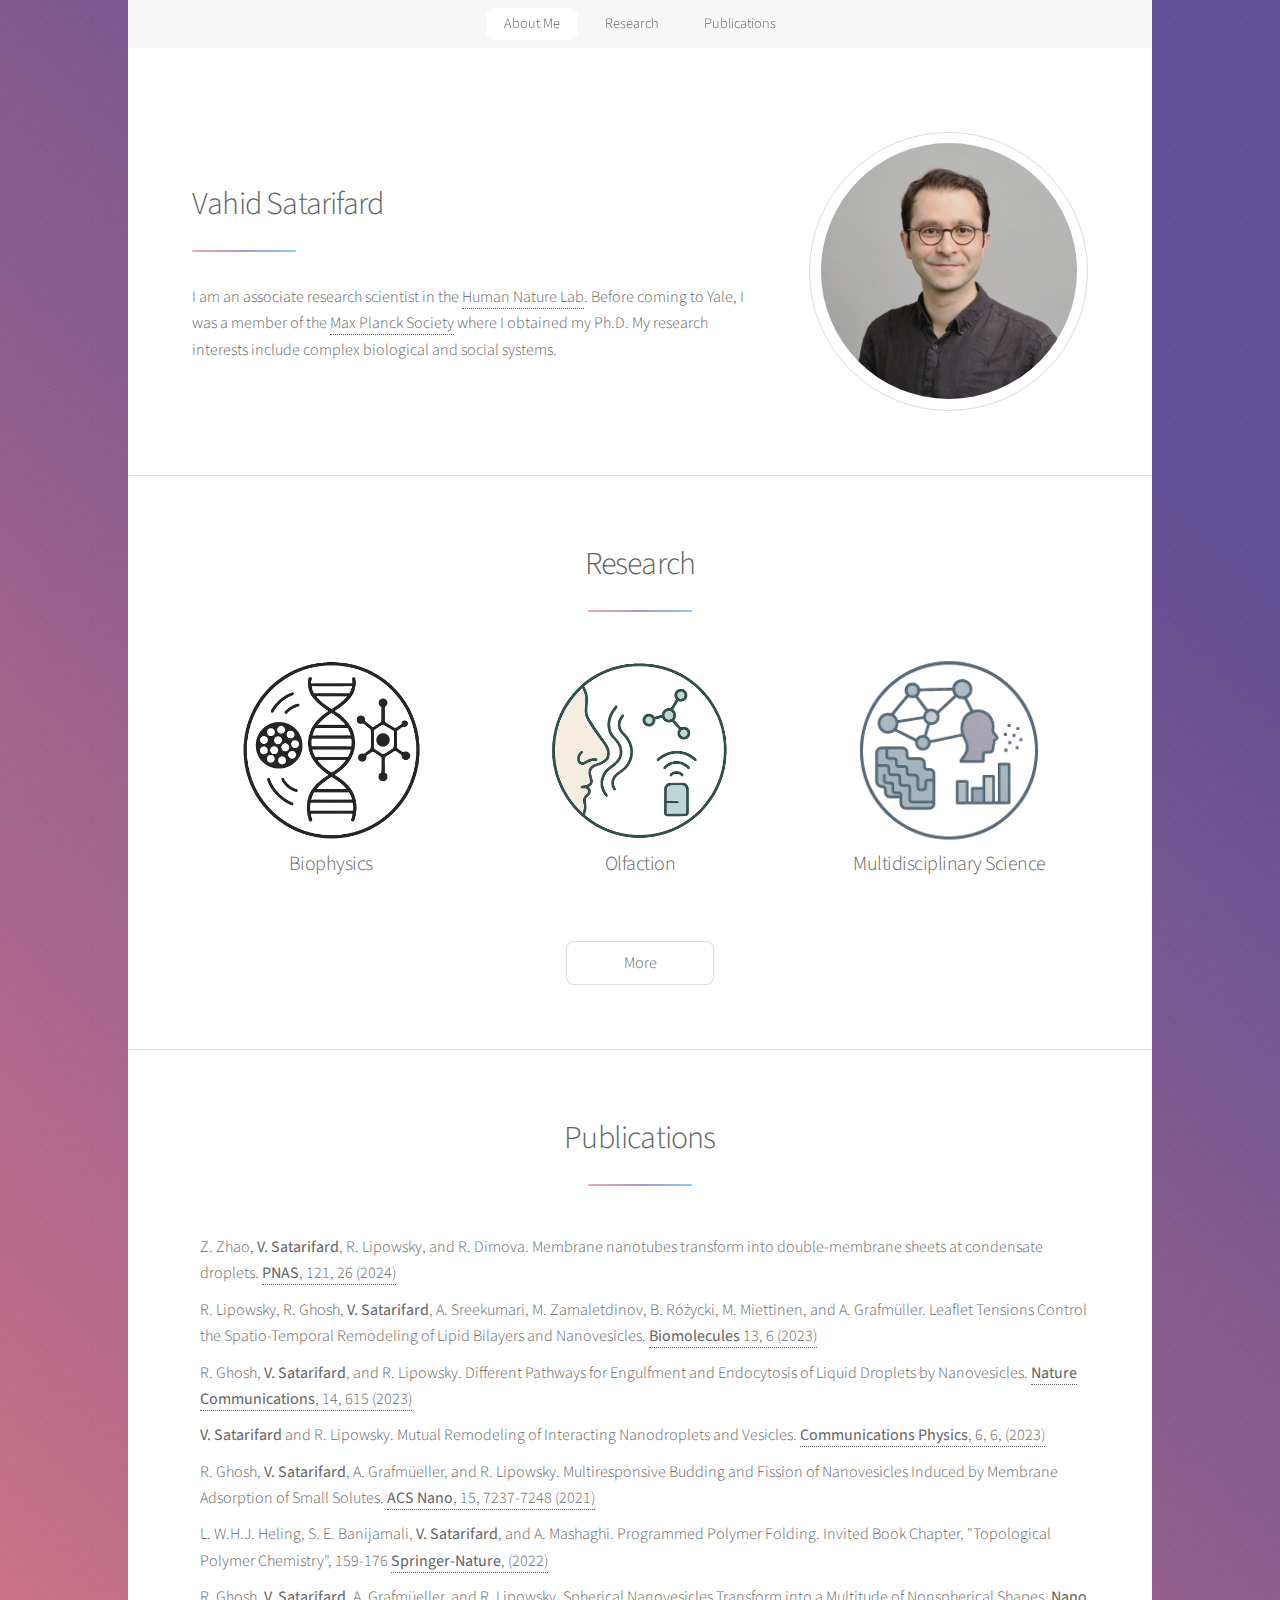
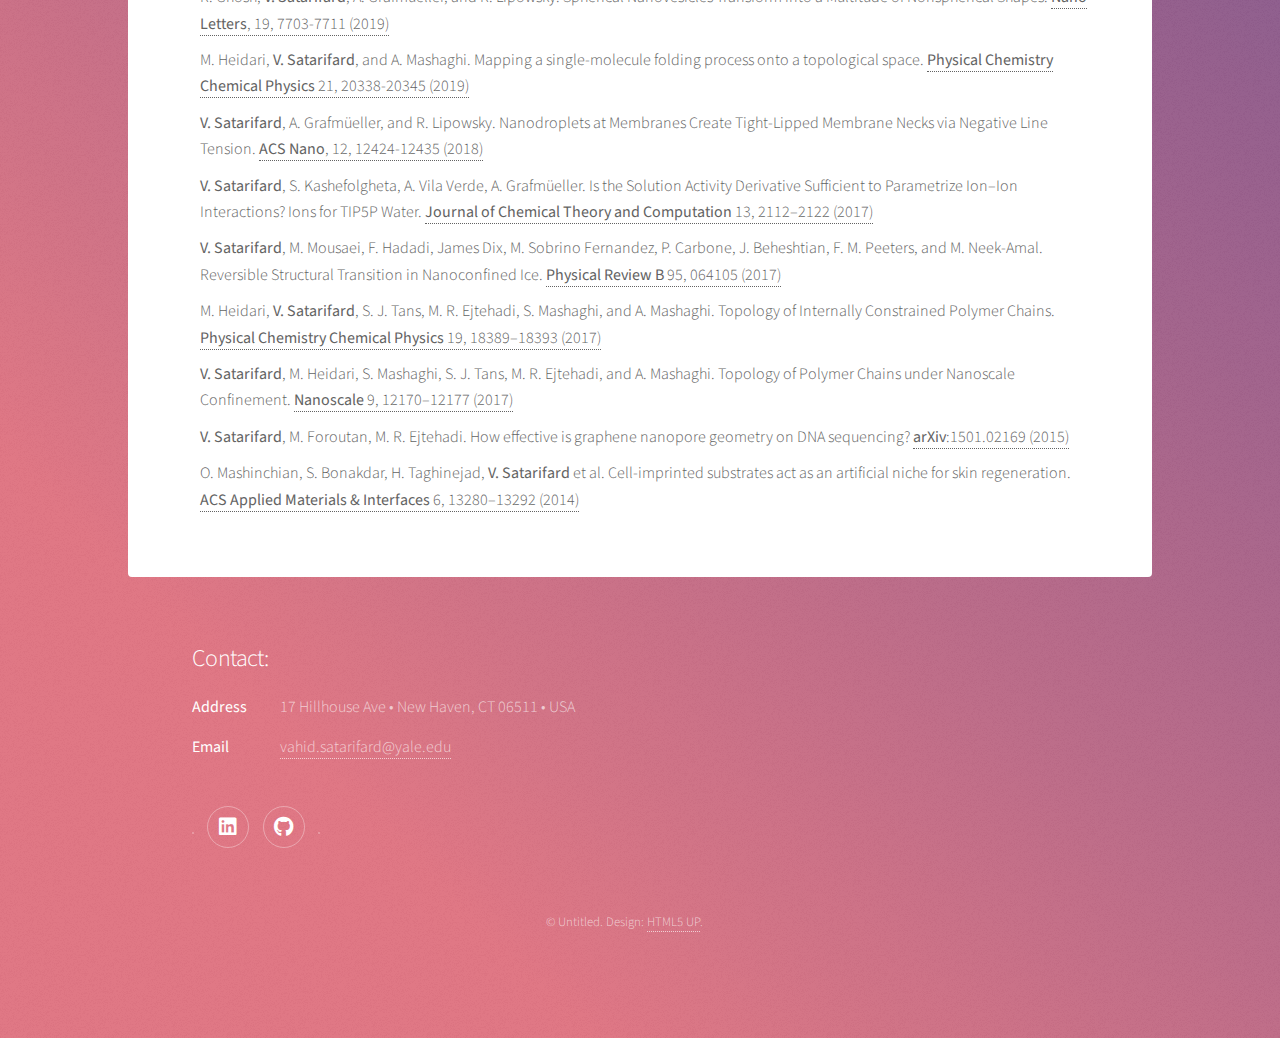
<file: index.html>
<!DOCTYPE HTML>
<!--
	Stellar by HTML5 UP
	html5up.net | @ajlkn
	Free for personal and commercial use under the CCA 3.0 license (html5up.net/license)
-->
<html>
	<head>
		<title>Satarifard</title>
		<meta charset="utf-8" />
		<meta name="viewport" content="width=device-width, initial-scale=1, user-scalable=no" />
		<link rel="stylesheet" href="assets/css/main.css" />

		<link rel="stylesheet" href="https://cdnjs.cloudflare.com/ajax/libs/font-awesome/6.5.1/css/all.min.css" crossorigin="anonymous" referrerpolicy="no-referrer" />
		<link rel="stylesheet" href="https://cdnjs.cloudflare.com/ajax/libs/font-awesome/5.15.4/css/all.min.css" crossorigin="anonymous" referrerpolicy="no-referrer" />
		<link rel="stylesheet" href="https://cdnjs.cloudflare.com/ajax/libs/font-awesome/6.5.1/css/all.min.css" crossorigin="anonymous" referrerpolicy="no-referrer" />

		<noscript><link rel="stylesheet" href="assets/css/noscript.css" /></noscript>
	</head>
	<body class="is-preload">

		<!-- Wrapper -->
			<div id="wrapper">


				<!-- Nav -->
					<nav id="nav">
						<ul>
							<li><a href="#intro" class="active">About Me</a></li>
							<li><a href="#first">Research</a></li>
							<li><a href="#second">Publications</a></li>
						</ul>
					</nav>

				<!-- Main -->
					<div id="main">

						<!-- About Me -->
							<section id="intro" class="main">
								<div class="spotlight">
									<div class="content">
										<header class="major">
											<h2>Vahid Satarifard</h2>
										</header>
										<p>I am an associate research scientist in the <a href="https://humannaturelab.net/">Human Nature Lab</a>. Before coming to Yale, I was a member of the <a href="https://www.mpg.de/en/">Max Planck Society</a> where I obtained my Ph.D. My research interests include complex biological and social systems.</p>
									</div>
									<span class="image"><img src="images/VS.svg" alt="" /></span>
								</div>
							</section>

						<!-- Research -->
							<section id="first" class="main special">
								<header class="major">
									<h2>Research</h2>
								</header>
								<ul class="features">
									<li>
										<div class="major">
										    <img src="images/biophysics.svg" alt="biophysics Icon" style="width: 180px; height: 180px;">
										</div>
										<h3>Biophysics</h3>
										<p></p>
									</li>
									<li>
										<div class="major">
										    <img src="images/nose.svg" alt="Nose Icon" style="width: 180px; height: 180px;">
										</div>
										<h3>Olfaction</h3>
										<p></p>
									</li>
									<li> 
										<div class="major">
										    <img src="images/Multi.svg" alt="Multi Icon" style="width: 180px; height: 180px;">
										</div>
										<h3>Multidisciplinary Science</h3>
										<p></p>
									</li>
								</ul>
								<footer class="major">
									<ul class="actions special">
										<li><a href="generic.html" class="button">More</a></li>
									</ul>
								</footer>
							</section>

						<!-- Publications -->
						        <section id="second" class="main special">
							    <header class="major">
							        <h2>Publications</h2>
							    </header>
							    <div class="content left-aligned-text">
							        <ul class="publications-list">
								   <li>Z. Zhao, <strong>V. Satarifard</strong>, R. Lipowsky, and R. Dimova. Membrane nanotubes transform into double-membrane sheets at condensate droplets. <a href="https://www.pnas.org/doi/10.1073/pnas.2321579121"><strong>PNAS</strong>, 121, 26 (2024)</a></li>
								    <li>R. Lipowsky, R. Ghosh, <strong>V. Satarifard</strong>, A. Sreekumari, M. Zamaletdinov, B. Różycki, M. Miettinen, and A. Grafmüller. Leaflet Tensions Control the Spatio-Temporal Remodeling of Lipid Bilayers and Nanovesicles. <a href="https://www.mdpi.com/2218-273X/13/6/926"><strong>Biomolecules</strong> 13, 6 (2023)</a></li>  
								    <li>R. Ghosh, <strong>V. Satarifard</strong>, and R. Lipowsky. Different Pathways for Engulfment and Endocytosis of Liquid Droplets by Nanovesicles. <a href="https://www.nature.com/articles/s41467-023-35847-z"><strong>Nature Communications</strong>, 14, 615 (2023)</a></li>
								    <li><strong>V. Satarifard</strong> and R. Lipowsky. Mutual Remodeling of Interacting Nanodroplets and Vesicles. <a href="https://www.nature.com/articles/s42005-022-01104-w"><strong>Communications Physics</strong>, 6, 6, (2023)</a></li>
								    <li>R. Ghosh, <strong>V. Satarifard</strong>, A. Grafmüeller, and R. Lipowsky. Multiresponsive Budding and Fission of Nanovesicles Induced by Membrane Adsorption of Small Solutes. <a href="https://pubs.acs.org/doi/abs/10.1021/acsnano.1c00525"><strong>ACS Nano</strong>, 15, 7237-7248 (2021)</a></li>
								    <li>L. W.H.J. Heling, S. E. Banijamali, <strong>V. Satarifard</strong>, and A. Mashaghi. Programmed Polymer Folding. Invited Book Chapter, "Topological Polymer Chemistry", 159-176 <a href="https://link.springer.com/chapter/10.1007/978-981-16-6807-4_11"><strong>Springer-Nature</strong>, (2022)</a></li>
								    <li>R. Ghosh, <strong>V. Satarifard</strong>, A. Grafmüeller, and R. Lipowsky. Spherical Nanovesicles Transform into a Multitude of Nonspherical Shapes. <a href="https://pubs.acs.org/doi/10.1021/acs.nanolett.9b02646"><strong>Nano Letters</strong>, 19, 7703-7711 (2019)</a></li>
								    <li>M. Heidari, <strong>V. Satarifard</strong>, and A. Mashaghi. Mapping a single-molecule folding process onto a topological space. <a href="https://pubs.rsc.org/en/content/articlelanding/2019/cp/c9cp03175h#!divAbstract"><strong>Physical Chemistry Chemical Physics</strong> 21, 20338-20345 (2019)</a></li>
								    <li><strong>V. Satarifard</strong>, A. Grafmüeller, and R. Lipowsky. Nanodroplets at Membranes Create Tight-Lipped Membrane Necks via Negative Line Tension. <a href="https://pubs.acs.org/doi/10.1021/acsnano.8b06634"><strong>ACS Nano</strong>, 12, 12424-12435 (2018)</a></li>
								    <li><strong>V. Satarifard</strong>, S. Kashefolgheta, A. Vila Verde, A. Grafmüeller. Is the Solution Activity Derivative Sufficient to Parametrize Ion–Ion Interactions? Ions for TIP5P Water. <a href="https://pubs.acs.org/doi/10.1021/acs.jctc.6b01229"><strong>Journal of Chemical Theory and Computation</strong> 13, 2112–2122 (2017)</a></li>
								    <li><strong>V. Satarifard</strong>, M. Mousaei, F. Hadadi, James Dix, M. Sobrino Fernandez, P. Carbone, J. Beheshtian, F. M. Peeters, and M. Neek-Amal. Reversible Structural Transition in Nanoconfined Ice. <a href="https://journals.aps.org/prb/abstract/10.1103/PhysRevB.95.064105"><strong>Physical Review B</strong> 95, 064105 (2017)</a></li>
								    <li>M. Heidari, <strong>V. Satarifard</strong>, S. J. Tans, M. R. Ejtehadi, S. Mashaghi, and A. Mashaghi. Topology of Internally Constrained Polymer Chains. <a href="http://pubs.rsc.org/en/content/articlelanding/2017/cp/c7cp02145c#!divAbstract"><strong>Physical Chemistry Chemical Physics</strong> 19, 18389–18393 (2017)</a></li>
								    <li><strong>V. Satarifard</strong>, M. Heidari, S. Mashaghi, S. J. Tans, M. R. Ejtehadi, and A. Mashaghi. Topology of Polymer Chains under Nanoscale Confinement. <a href="https://pubs.rsc.org/en/content/articlelanding/2017/nr/c7nr04220e#!divAbstract"><strong>Nanoscale</strong> 9, 12170–12177 (2017)</a></li>
								    <li><strong>V. Satarifard</strong>, M. Foroutan, M. R. Ejtehadi. How effective is graphene nanopore geometry on DNA sequencing? <a href="https://arxiv.org/abs/1501.02169"><strong>arXiv</strong>:1501.02169 (2015)</a></li>
								    <li>O. Mashinchian, S. Bonakdar, H. Taghinejad, <strong>V. Satarifard</strong> et al. Cell-imprinted substrates act as an artificial niche for skin regeneration. <a href="https://pubs.acs.org/doi/abs/10.1021/am503045b"><strong>ACS Applied Materials & Interfaces</strong> 6, 13280–13292 (2014)</a></li>
								</ul>

							    </div>
							</section>


					</div>

				<!-- Footer -->
					<footer id="footer">
						<section>
							<h2>Contact:</h2>
							<dl class="alt">
								<dt>Address</dt>
								<dd>17 Hillhouse Ave &bull; New Haven, CT 06511 &bull; USA</dd>
								<dt>Email</dt>
								<dd><a href="#">vahid.satarifard@yale.edu</a></dd>
							</dl>
							<ul class="icons">
								<li><a href="https://scholar.google.com/citations?user=RV-t9asAAAAJ&hl=en" class="icon brands fa-google-scholar alt"><span class="label">Google Scholar</span></a></li>
								<li><a href="https://www.linkedin.com/in/vahid-satarifard-68190013a/" class="icon brands fa-linkedin alt"><span class="label">LinkedIn</span></a></li>
								<li><a href="https://github.com/Satarifard" class="icon brands fa-github alt"><span class="label">GitHub</span></a></li>
								<li><a href="https://x.com/VahidSatarifard" class="icon brands fa-x-twitter alt"><span class="label">X</span></a></li>
							</ul>
						</section>
						<p class="copyright">&copy; Untitled. Design: <a href="https://html5up.net">HTML5 UP</a>.</p>
					</footer>

			</div>

		<!-- Scripts -->
			<script src="assets/js/jquery.min.js"></script>
			<script src="assets/js/jquery.scrollex.min.js"></script>
			<script src="assets/js/jquery.scrolly.min.js"></script>
			<script src="assets/js/browser.min.js"></script>
			<script src="assets/js/breakpoints.min.js"></script>
			<script src="assets/js/util.js"></script>
			<script src="assets/js/main.js"></script>

	</body>
</html>
</file>
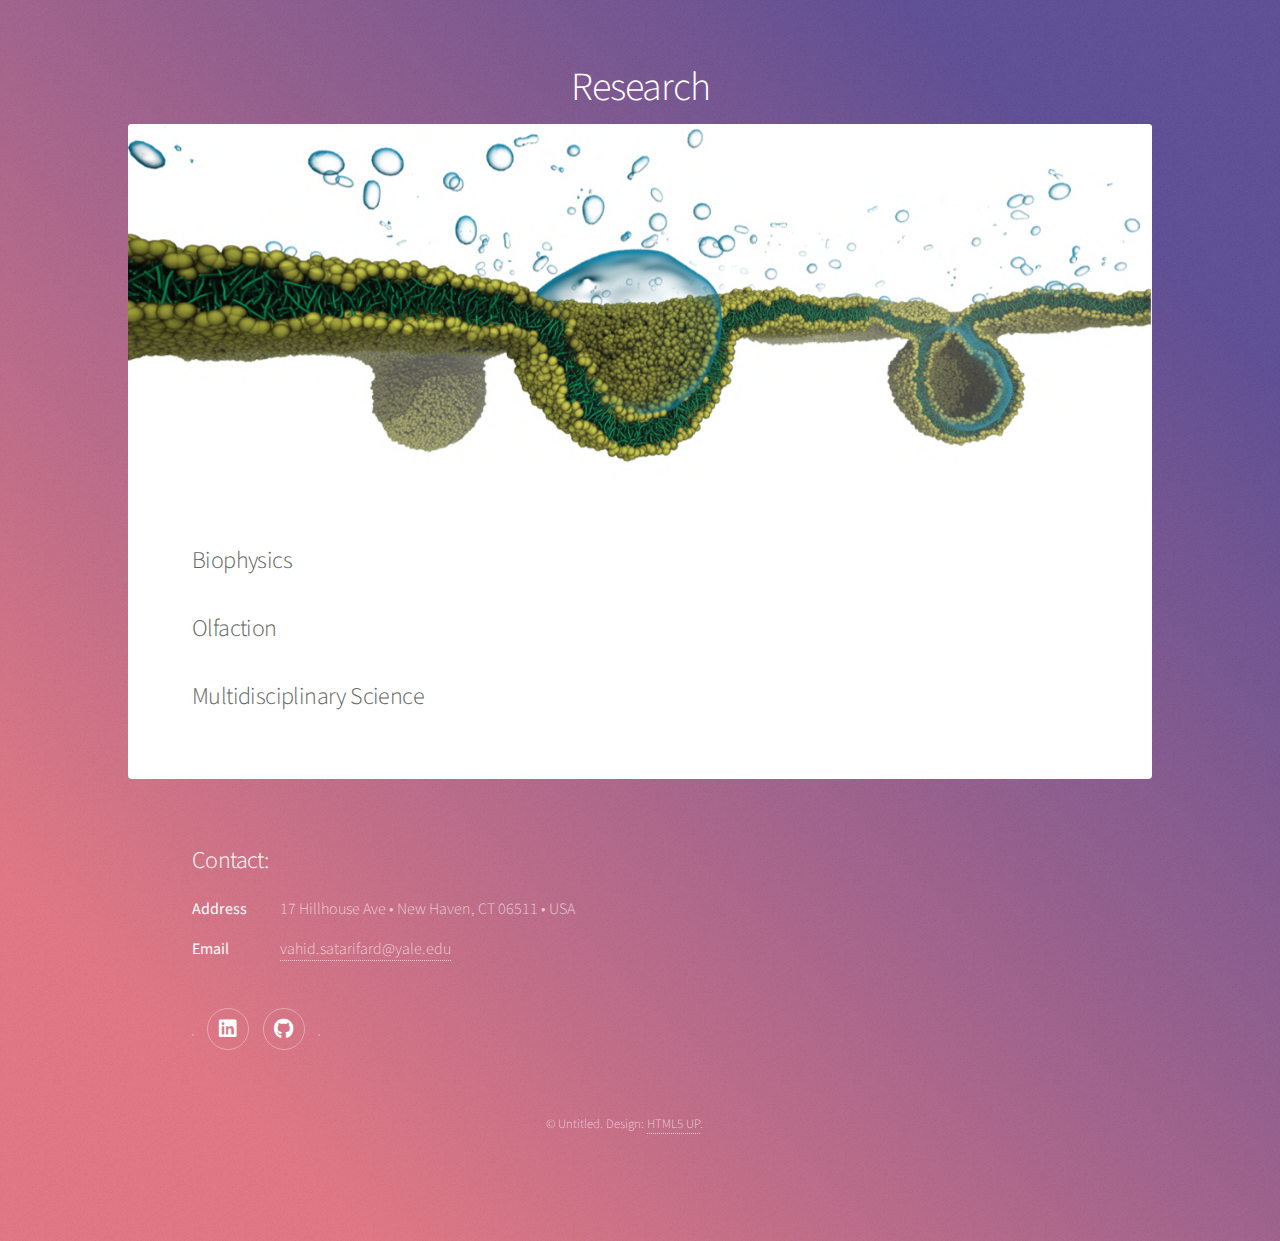
<file: generic.html>
<!DOCTYPE HTML>
<!--
	Stellar by HTML5 UP
	html5up.net | @ajlkn
	Free for personal and commercial use under the CCA 3.0 license (html5up.net/license)
-->
<html>
	<head>
		<title>Generic - Stellar by HTML5 UP</title>
		<meta charset="utf-8" />
		<meta name="viewport" content="width=device-width, initial-scale=1, user-scalable=no" />
		<link rel="stylesheet" href="assets/css/main.css" />
		<link rel="stylesheet" href="https://cdnjs.cloudflare.com/ajax/libs/font-awesome/6.5.1/css/all.min.css" crossorigin="anonymous" referrerpolicy="no-referrer" />
		<link rel="stylesheet" href="https://cdnjs.cloudflare.com/ajax/libs/font-awesome/6.5.1/css/all.min.css" crossorigin="anonymous" referrerpolicy="no-referrer" />
		<noscript><link rel="stylesheet" href="assets/css/noscript.css" /></noscript>
	</head>
	<body class="is-preload">

		<!-- Wrapper -->
			<div id="wrapper">

				<!-- Header -->
					<header id="header">
						<h1>Research</h1>
					</header>

				<!-- Main -->
					<div id="main">

						<!-- Content -->
							<section id="content" class="main">
								<span class="image main"><img src="images/drops.png" alt="" /></span>
								<h2>Biophysics</h2>
								<p> </p>
								<h2>Olfaction</h2>
								<p> </p>
								<h2>Multidisciplinary Science</h2>
								<p> </p>
							</section>

					</div>

				<!-- Footer -->
					<footer id="footer">
						<section>
							<h2>Contact:</h2>
							<dl class="alt">
								<dt>Address</dt>
								<dd>17 Hillhouse Ave &bull; New Haven, CT 06511 &bull; USA</dd>
								<dt>Email</dt>
								<dd><a href="#">vahid.satarifard@yale.edu</a></dd>
							</dl>
							<ul class="icons">
								<li><a href="https://scholar.google.com/citations?user=RV-t9asAAAAJ&hl=en" class="icon brands fa-google-scholar alt"><span class="label">Google Scholar</span></a></li>
								<li><a href="https://www.linkedin.com/in/vahid-satarifard-68190013a/" class="icon brands fa-linkedin alt"><span class="label">LinkedIn</span></a></li>
								<li><a href="https://github.com/Satarifard" class="icon brands fa-github alt"><span class="label">GitHub</span></a></li>
								<li><a href="https://x.com/VahidSatarifard" class="icon brands fa-x-twitter alt"><span class="label">X</span></a></li>
							</ul>
						</section>
						<p class="copyright">&copy; Untitled. Design: <a href="https://html5up.net">HTML5 UP</a>.</p>
					</footer>

			</div>

		<!-- Scripts -->
			<script src="assets/js/jquery.min.js"></script>
			<script src="assets/js/jquery.scrollex.min.js"></script>
			<script src="assets/js/jquery.scrolly.min.js"></script>
			<script src="assets/js/browser.min.js"></script>
			<script src="assets/js/breakpoints.min.js"></script>
			<script src="assets/js/util.js"></script>
			<script src="assets/js/main.js"></script>

	</body>
</html>
</file>
<file: assets/css/noscript.css>
/*
	Stellar by HTML5 UP
	html5up.net | @ajlkn
	Free for personal and commercial use under the CCA 3.0 license (html5up.net/license)
*/

/* Header */

	body.is-preload #header.alt > * {
		opacity: 1;
	}

	body.is-preload #header.alt .logo {
		-moz-transform: none;
		-webkit-transform: none;
		-ms-transform: none;
		transform: none;
	}
</file>
<file: assets/css/main.css>
@import url(fontawesome-all.min.css);
@import 'https://fonts.googleapis.com/css?family=Source+Sans+Pro:300,400';

/*
	Stellar by HTML5 UP
	html5up.net | @ajlkn
	Free for personal and commercial use under the CCA 3.0 license (html5up.net/license)
*/

html, body, div, span, applet, object,
iframe, h1, h2, h3, h4, h5, h6, p, blockquote,
pre, a, abbr, acronym, address, big, cite,
code, del, dfn, em, img, ins, kbd, q, s, samp,
small, strike, strong, sub, sup, tt, var, b,
u, i, center, dl, dt, dd, ol, ul, li, fieldset,
form, label, legend, table, caption, tbody,
tfoot, thead, tr, th, td, article, aside,
canvas, details, embed, figure, figcaption,
footer, header, hgroup, menu, nav, output, ruby,
section, summary, time, mark, audio, video {
	margin: 0;
	padding: 0;
	border: 0;
	font-size: 100%;
	font: inherit;
	vertical-align: baseline;}

article, aside, details, figcaption, figure,
footer, header, hgroup, menu, nav, section {
	display: block;}

body {
	line-height: 1;
}

ol, ul {
	list-style: none;
}

blockquote, q {
	quotes: none;
}

	blockquote:before, blockquote:after, q:before, q:after {
		content: '';
		content: none;
	}

table {
	border-collapse: collapse;
	border-spacing: 0;
}

body {
	-webkit-text-size-adjust: none;
}

mark {
	background-color: transparent;
	color: inherit;
}

input::-moz-focus-inner {
	border: 0;
	padding: 0;
}

input, select, textarea {
	-moz-appearance: none;
	-webkit-appearance: none;
	-ms-appearance: none;
	appearance: none;
}

/* Basic */

	@-ms-viewport {
		width: device-width;
	}

	body {
		-ms-overflow-style: scrollbar;
	}

	@media screen and (max-width: 480px) {

		html, body {
			min-width: 320px;
		}

	}

	html {
		box-sizing: border-box;
	}

	*, *:before, *:after {
		box-sizing: inherit;
	}

	body {
		background-color: #935d8c;
		background-image: url("images/overlay.png"), -moz-linear-gradient(45deg, #e37682 15%, #5f4d93 85%);
		background-image: url("images/overlay.png"), -webkit-linear-gradient(45deg, #e37682 15%, #5f4d93 85%);
		background-image: url("images/overlay.png"), -ms-linear-gradient(45deg, #e37682 15%, #5f4d93 85%);
		background-image: url("images/overlay.png"), linear-gradient(45deg, #e37682 15%, #5f4d93 85%);
	}

		body.is-preload *, body.is-preload *:before, body.is-preload *:after {
			-moz-animation: none !important;
			-webkit-animation: none !important;
			-ms-animation: none !important;
			animation: none !important;
			-moz-transition: none !important;
			-webkit-transition: none !important;
			-ms-transition: none !important;
			transition: none !important;
		}

/* Type */

	body {
		background-color: #935d8c;
		color: rgba(255, 255, 255, 0.65);
	}

	body, input, select, textarea {
		font-family: "Source Sans Pro", Helvetica, sans-serif;
		font-size: 17pt;
		font-weight: 300;
		line-height: 1.65;
	}

		@media screen and (max-width: 1680px) {

			body, input, select, textarea {
				font-size: 14pt;
			}

		}

		@media screen and (max-width: 1280px) {

			body, input, select, textarea {
				font-size: 12pt;
			}

		}

		@media screen and (max-width: 360px) {

			body, input, select, textarea {
				font-size: 11pt;
			}

		}

	a {
		-moz-transition: color 0.2s ease, border-bottom 0.2s ease;
		-webkit-transition: color 0.2s ease, border-bottom 0.2s ease;
		-ms-transition: color 0.2s ease, border-bottom 0.2s ease;
		transition: color 0.2s ease, border-bottom 0.2s ease;
		text-decoration: none;
		border-bottom: dotted 1px;
		color: inherit;
	}

		a:hover {
			border-bottom-color: transparent;
		}

	strong, b {
		font-weight: 400;
	}

	em, i {
		font-style: italic;
	}

	p {
		margin: 0 0 2em 0;
	}

		p.content {
			-moz-columns: 20em 2;
			-webkit-columns: 20em 2;
			-ms-columns: 20em 2;
			columns: 20em 2;
			-moz-column-gap: 2em;
			-webkit-column-gap: 2em;
			-ms-column-gap: 2em;
			column-gap: 2em;
			text-align: justify;
		}

	h1, h2, h3, h4, h5, h6 {
		font-weight: 300;
		line-height: 1.5;
		margin: 0 0 0.7em 0;
		letter-spacing: -0.025em;
	}

		h1 a, h2 a, h3 a, h4 a, h5 a, h6 a {
			color: inherit;
			text-decoration: none;
		}

	h1 {
		font-size: 2.5em;
		line-height: 1.2;
	}

	h2 {
		font-size: 1.5em;
	}

	h3 {
		font-size: 1.25em;
	}

	h4 {
		font-size: 1.1em;
	}

	h5 {
		font-size: 0.9em;
	}

	h6 {
		font-size: 0.7em;
	}

	@media screen and (max-width: 736px) {

		h1 {
			font-size: 2em;
		}

	}

	sub {
		font-size: 0.8em;
		position: relative;
		top: 0.5em;
	}

	sup {
		font-size: 0.8em;
		position: relative;
		top: -0.5em;
	}

	blockquote {
		border-left: solid 4px;
		font-style: italic;
		margin: 0 0 2em 0;
		padding: 0.5em 0 0.5em 2em;
	}

	code {
		border-radius: 8px;
		border: solid 1px;
		font-family: "Courier New", monospace;
		font-size: 0.9em;
		margin: 0 0.25em;
		padding: 0.25em 0.65em;
	}

	pre {
		-webkit-overflow-scrolling: touch;
		font-family: "Courier New", monospace;
		font-size: 0.9em;
		margin: 0 0 2em 0;
	}

		pre code {
			display: block;
			line-height: 1.75;
			padding: 1em 1.5em;
			overflow-x: auto;
		}

	hr {
		border: 0;
		border-bottom: solid 1px;
		margin: 2em 0;
	}

		hr.major {
			margin: 3em 0;
		}

	.align-left {
		text-align: left;
	}

	.align-center {
		text-align: center;
	}

	.align-right {
		text-align: right;
	}

	input, select, textarea {
		color: #ffffff;
	}

	a:hover {
		color: #ffffff;
	}

	strong, b {
		color: #ffffff;
	}

	h1, h2, h3, h4, h5, h6 {
		color: #ffffff;
	}

	blockquote {
		border-left-color: rgba(255, 255, 255, 0.35);
	}

	code {
		background: rgba(255, 255, 255, 0.075);
		border-color: rgba(255, 255, 255, 0.35);
	}

	hr {
		border-bottom-color: rgba(255, 255, 255, 0.35);
	}

/* Row */

	.row {
		display: flex;
		flex-wrap: wrap;
		box-sizing: border-box;
		align-items: stretch;
	}

		.row > * {
			box-sizing: border-box;
		}

		.row.gtr-uniform > * > :last-child {
			margin-bottom: 0;
		}

		.row.aln-left {
			justify-content: flex-start;
		}

		.row.aln-center {
			justify-content: center;
		}

		.row.aln-right {
			justify-content: flex-end;
		}

		.row.aln-top {
			align-items: flex-start;
		}

		.row.aln-middle {
			align-items: center;
		}

		.row.aln-bottom {
			align-items: flex-end;
		}

		.row > .imp {
			order: -1;
		}

		.row > .col-1 {
			width: 8.33333%;
		}

		.row > .off-1 {
			margin-left: 8.33333%;
		}

		.row > .col-2 {
			width: 16.66667%;
		}

		.row > .off-2 {
			margin-left: 16.66667%;
		}

		.row > .col-3 {
			width: 25%;
		}

		.row > .off-3 {
			margin-left: 25%;
		}

		.row > .col-4 {
			width: 33.33333%;
		}

		.row > .off-4 {
			margin-left: 33.33333%;
		}

		.row > .col-5 {
			width: 41.66667%;
		}

		.row > .off-5 {
			margin-left: 41.66667%;
		}

		.row > .col-6 {
			width: 50%;
		}

		.row > .off-6 {
			margin-left: 50%;
		}

		.row > .col-7 {
			width: 58.33333%;
		}

		.row > .off-7 {
			margin-left: 58.33333%;
		}

		.row > .col-8 {
			width: 66.66667%;
		}

		.row > .off-8 {
			margin-left: 66.66667%;
		}

		.row > .col-9 {
			width: 75%;
		}

		.row > .off-9 {
			margin-left: 75%;
		}

		.row > .col-10 {
			width: 83.33333%;
		}

		.row > .off-10 {
			margin-left: 83.33333%;
		}

		.row > .col-11 {
			width: 91.66667%;
		}

		.row > .off-11 {
			margin-left: 91.66667%;
		}

		.row > .col-12 {
			width: 100%;
		}

		.row > .off-12 {
			margin-left: 100%;
		}

		.row.gtr-0 {
			margin-top: 0;
			margin-left: 0em;
		}

			.row.gtr-0 > * {
				padding: 0 0 0 0em;
			}

			.row.gtr-0.gtr-uniform {
				margin-top: 0em;
			}

				.row.gtr-0.gtr-uniform > * {
					padding-top: 0em;
				}

		.row.gtr-25 {
			margin-top: 0;
			margin-left: -0.375em;
		}

			.row.gtr-25 > * {
				padding: 0 0 0 0.375em;
			}

			.row.gtr-25.gtr-uniform {
				margin-top: -0.375em;
			}

				.row.gtr-25.gtr-uniform > * {
					padding-top: 0.375em;
				}

		.row.gtr-50 {
			margin-top: 0;
			margin-left: -0.75em;
		}

			.row.gtr-50 > * {
				padding: 0 0 0 0.75em;
			}

			.row.gtr-50.gtr-uniform {
				margin-top: -0.75em;
			}

				.row.gtr-50.gtr-uniform > * {
					padding-top: 0.75em;
				}

		.row {
			margin-top: 0;
			margin-left: -1.5em;
		}

			.row > * {
				padding: 0 0 0 1.5em;
			}

			.row.gtr-uniform {
				margin-top: -1.5em;
			}

				.row.gtr-uniform > * {
					padding-top: 1.5em;
				}

		.row.gtr-150 {
			margin-top: 0;
			margin-left: -2.25em;
		}

			.row.gtr-150 > * {
				padding: 0 0 0 2.25em;
			}

			.row.gtr-150.gtr-uniform {
				margin-top: -2.25em;
			}

				.row.gtr-150.gtr-uniform > * {
					padding-top: 2.25em;
				}

		.row.gtr-200 {
			margin-top: 0;
			margin-left: -3em;
		}

			.row.gtr-200 > * {
				padding: 0 0 0 3em;
			}

			.row.gtr-200.gtr-uniform {
				margin-top: -3em;
			}

				.row.gtr-200.gtr-uniform > * {
					padding-top: 3em;
				}

		@media screen and (max-width: 1680px) {

			.row {
				display: flex;
				flex-wrap: wrap;
				box-sizing: border-box;
				align-items: stretch;
			}

				.row > * {
					box-sizing: border-box;
				}

				.row.gtr-uniform > * > :last-child {
					margin-bottom: 0;
				}

				.row.aln-left {
					justify-content: flex-start;
				}

				.row.aln-center {
					justify-content: center;
				}

				.row.aln-right {
					justify-content: flex-end;
				}

				.row.aln-top {
					align-items: flex-start;
				}

				.row.aln-middle {
					align-items: center;
				}

				.row.aln-bottom {
					align-items: flex-end;
				}

				.row > .imp-xlarge {
					order: -1;
				}

				.row > .col-1-xlarge {
					width: 8.33333%;
				}

				.row > .off-1-xlarge {
					margin-left: 8.33333%;
				}

				.row > .col-2-xlarge {
					width: 16.66667%;
				}

				.row > .off-2-xlarge {
					margin-left: 16.66667%;
				}

				.row > .col-3-xlarge {
					width: 25%;
				}

				.row > .off-3-xlarge {
					margin-left: 25%;
				}

				.row > .col-4-xlarge {
					width: 33.33333%;
				}

				.row > .off-4-xlarge {
					margin-left: 33.33333%;
				}

				.row > .col-5-xlarge {
					width: 41.66667%;
				}

				.row > .off-5-xlarge {
					margin-left: 41.66667%;
				}

				.row > .col-6-xlarge {
					width: 50%;
				}

				.row > .off-6-xlarge {
					margin-left: 50%;
				}

				.row > .col-7-xlarge {
					width: 58.33333%;
				}

				.row > .off-7-xlarge {
					margin-left: 58.33333%;
				}

				.row > .col-8-xlarge {
					width: 66.66667%;
				}

				.row > .off-8-xlarge {
					margin-left: 66.66667%;
				}

				.row > .col-9-xlarge {
					width: 75%;
				}

				.row > .off-9-xlarge {
					margin-left: 75%;
				}

				.row > .col-10-xlarge {
					width: 83.33333%;
				}

				.row > .off-10-xlarge {
					margin-left: 83.33333%;
				}

				.row > .col-11-xlarge {
					width: 91.66667%;
				}

				.row > .off-11-xlarge {
					margin-left: 91.66667%;
				}

				.row > .col-12-xlarge {
					width: 100%;
				}

				.row > .off-12-xlarge {
					margin-left: 100%;
				}

				.row.gtr-0 {
					margin-top: 0;
					margin-left: 0em;
				}

					.row.gtr-0 > * {
						padding: 0 0 0 0em;
					}

					.row.gtr-0.gtr-uniform {
						margin-top: 0em;
					}

						.row.gtr-0.gtr-uniform > * {
							padding-top: 0em;
						}

				.row.gtr-25 {
					margin-top: 0;
					margin-left: -0.375em;
				}

					.row.gtr-25 > * {
						padding: 0 0 0 0.375em;
					}

					.row.gtr-25.gtr-uniform {
						margin-top: -0.375em;
					}

						.row.gtr-25.gtr-uniform > * {
							padding-top: 0.375em;
						}

				.row.gtr-50 {
					margin-top: 0;
					margin-left: -0.75em;
				}

					.row.gtr-50 > * {
						padding: 0 0 0 0.75em;
					}

					.row.gtr-50.gtr-uniform {
						margin-top: -0.75em;
					}

						.row.gtr-50.gtr-uniform > * {
							padding-top: 0.75em;
						}

				.row {
					margin-top: 0;
					margin-left: -1.5em;
				}

					.row > * {
						padding: 0 0 0 1.5em;
					}

					.row.gtr-uniform {
						margin-top: -1.5em;
					}

						.row.gtr-uniform > * {
							padding-top: 1.5em;
						}

				.row.gtr-150 {
					margin-top: 0;
					margin-left: -2.25em;
				}

					.row.gtr-150 > * {
						padding: 0 0 0 2.25em;
					}

					.row.gtr-150.gtr-uniform {
						margin-top: -2.25em;
					}

						.row.gtr-150.gtr-uniform > * {
							padding-top: 2.25em;
						}

				.row.gtr-200 {
					margin-top: 0;
					margin-left: -3em;
				}

					.row.gtr-200 > * {
						padding: 0 0 0 3em;
					}

					.row.gtr-200.gtr-uniform {
						margin-top: -3em;
					}

						.row.gtr-200.gtr-uniform > * {
							padding-top: 3em;
						}

		}

		@media screen and (max-width: 1280px) {

			.row {
				display: flex;
				flex-wrap: wrap;
				box-sizing: border-box;
				align-items: stretch;
			}

				.row > * {
					box-sizing: border-box;
				}

				.row.gtr-uniform > * > :last-child {
					margin-bottom: 0;
				}

				.row.aln-left {
					justify-content: flex-start;
				}

				.row.aln-center {
					justify-content: center;
				}

				.row.aln-right {
					justify-content: flex-end;
				}

				.row.aln-top {
					align-items: flex-start;
				}

				.row.aln-middle {
					align-items: center;
				}

				.row.aln-bottom {
					align-items: flex-end;
				}

				.row > .imp-large {
					order: -1;
				}

				.row > .col-1-large {
					width: 8.33333%;
				}

				.row > .off-1-large {
					margin-left: 8.33333%;
				}

				.row > .col-2-large {
					width: 16.66667%;
				}

				.row > .off-2-large {
					margin-left: 16.66667%;
				}

				.row > .col-3-large {
					width: 25%;
				}

				.row > .off-3-large {
					margin-left: 25%;
				}

				.row > .col-4-large {
					width: 33.33333%;
				}

				.row > .off-4-large {
					margin-left: 33.33333%;
				}

				.row > .col-5-large {
					width: 41.66667%;
				}

				.row > .off-5-large {
					margin-left: 41.66667%;
				}

				.row > .col-6-large {
					width: 50%;
				}

				.row > .off-6-large {
					margin-left: 50%;
				}

				.row > .col-7-large {
					width: 58.33333%;
				}

				.row > .off-7-large {
					margin-left: 58.33333%;
				}

				.row > .col-8-large {
					width: 66.66667%;
				}

				.row > .off-8-large {
					margin-left: 66.66667%;
				}

				.row > .col-9-large {
					width: 75%;
				}

				.row > .off-9-large {
					margin-left: 75%;
				}

				.row > .col-10-large {
					width: 83.33333%;
				}

				.row > .off-10-large {
					margin-left: 83.33333%;
				}

				.row > .col-11-large {
					width: 91.66667%;
				}

				.row > .off-11-large {
					margin-left: 91.66667%;
				}

				.row > .col-12-large {
					width: 100%;
				}

				.row > .off-12-large {
					margin-left: 100%;
				}

				.row.gtr-0 {
					margin-top: 0;
					margin-left: 0em;
				}

					.row.gtr-0 > * {
						padding: 0 0 0 0em;
					}

					.row.gtr-0.gtr-uniform {
						margin-top: 0em;
					}

						.row.gtr-0.gtr-uniform > * {
							padding-top: 0em;
						}

				.row.gtr-25 {
					margin-top: 0;
					margin-left: -0.375em;
				}

					.row.gtr-25 > * {
						padding: 0 0 0 0.375em;
					}

					.row.gtr-25.gtr-uniform {
						margin-top: -0.375em;
					}

						.row.gtr-25.gtr-uniform > * {
							padding-top: 0.375em;
						}

				.row.gtr-50 {
					margin-top: 0;
					margin-left: -0.75em;
				}

					.row.gtr-50 > * {
						padding: 0 0 0 0.75em;
					}

					.row.gtr-50.gtr-uniform {
						margin-top: -0.75em;
					}

						.row.gtr-50.gtr-uniform > * {
							padding-top: 0.75em;
						}

				.row {
					margin-top: 0;
					margin-left: -1.5em;
				}

					.row > * {
						padding: 0 0 0 1.5em;
					}

					.row.gtr-uniform {
						margin-top: -1.5em;
					}

						.row.gtr-uniform > * {
							padding-top: 1.5em;
						}

				.row.gtr-150 {
					margin-top: 0;
					margin-left: -2.25em;
				}

					.row.gtr-150 > * {
						padding: 0 0 0 2.25em;
					}

					.row.gtr-150.gtr-uniform {
						margin-top: -2.25em;
					}

						.row.gtr-150.gtr-uniform > * {
							padding-top: 2.25em;
						}

				.row.gtr-200 {
					margin-top: 0;
					margin-left: -3em;
				}

					.row.gtr-200 > * {
						padding: 0 0 0 3em;
					}

					.row.gtr-200.gtr-uniform {
						margin-top: -3em;
					}

						.row.gtr-200.gtr-uniform > * {
							padding-top: 3em;
						}

		}

		@media screen and (max-width: 980px) {

			.row {
				display: flex;
				flex-wrap: wrap;
				box-sizing: border-box;
				align-items: stretch;
			}

				.row > * {
					box-sizing: border-box;
				}

				.row.gtr-uniform > * > :last-child {
					margin-bottom: 0;
				}

				.row.aln-left {
					justify-content: flex-start;
				}

				.row.aln-center {
					justify-content: center;
				}

				.row.aln-right {
					justify-content: flex-end;
				}

				.row.aln-top {
					align-items: flex-start;
				}

				.row.aln-middle {
					align-items: center;
				}

				.row.aln-bottom {
					align-items: flex-end;
				}

				.row > .imp-medium {
					order: -1;
				}

				.row > .col-1-medium {
					width: 8.33333%;
				}

				.row > .off-1-medium {
					margin-left: 8.33333%;
				}

				.row > .col-2-medium {
					width: 16.66667%;
				}

				.row > .off-2-medium {
					margin-left: 16.66667%;
				}

				.row > .col-3-medium {
					width: 25%;
				}

				.row > .off-3-medium {
					margin-left: 25%;
				}

				.row > .col-4-medium {
					width: 33.33333%;
				}

				.row > .off-4-medium {
					margin-left: 33.33333%;
				}

				.row > .col-5-medium {
					width: 41.66667%;
				}

				.row > .off-5-medium {
					margin-left: 41.66667%;
				}

				.row > .col-6-medium {
					width: 50%;
				}

				.row > .off-6-medium {
					margin-left: 50%;
				}

				.row > .col-7-medium {
					width: 58.33333%;
				}

				.row > .off-7-medium {
					margin-left: 58.33333%;
				}

				.row > .col-8-medium {
					width: 66.66667%;
				}

				.row > .off-8-medium {
					margin-left: 66.66667%;
				}

				.row > .col-9-medium {
					width: 75%;
				}

				.row > .off-9-medium {
					margin-left: 75%;
				}

				.row > .col-10-medium {
					width: 83.33333%;
				}

				.row > .off-10-medium {
					margin-left: 83.33333%;
				}

				.row > .col-11-medium {
					width: 91.66667%;
				}

				.row > .off-11-medium {
					margin-left: 91.66667%;
				}

				.row > .col-12-medium {
					width: 100%;
				}

				.row > .off-12-medium {
					margin-left: 100%;
				}

				.row.gtr-0 {
					margin-top: 0;
					margin-left: 0em;
				}

					.row.gtr-0 > * {
						padding: 0 0 0 0em;
					}

					.row.gtr-0.gtr-uniform {
						margin-top: 0em;
					}

						.row.gtr-0.gtr-uniform > * {
							padding-top: 0em;
						}

				.row.gtr-25 {
					margin-top: 0;
					margin-left: -0.375em;
				}

					.row.gtr-25 > * {
						padding: 0 0 0 0.375em;
					}

					.row.gtr-25.gtr-uniform {
						margin-top: -0.375em;
					}

						.row.gtr-25.gtr-uniform > * {
							padding-top: 0.375em;
						}

				.row.gtr-50 {
					margin-top: 0;
					margin-left: -0.75em;
				}

					.row.gtr-50 > * {
						padding: 0 0 0 0.75em;
					}

					.row.gtr-50.gtr-uniform {
						margin-top: -0.75em;
					}

						.row.gtr-50.gtr-uniform > * {
							padding-top: 0.75em;
						}

				.row {
					margin-top: 0;
					margin-left: -1.5em;
				}

					.row > * {
						padding: 0 0 0 1.5em;
					}

					.row.gtr-uniform {
						margin-top: -1.5em;
					}

						.row.gtr-uniform > * {
							padding-top: 1.5em;
						}

				.row.gtr-150 {
					margin-top: 0;
					margin-left: -2.25em;
				}

					.row.gtr-150 > * {
						padding: 0 0 0 2.25em;
					}

					.row.gtr-150.gtr-uniform {
						margin-top: -2.25em;
					}

						.row.gtr-150.gtr-uniform > * {
							padding-top: 2.25em;
						}

				.row.gtr-200 {
					margin-top: 0;
					margin-left: -3em;
				}

					.row.gtr-200 > * {
						padding: 0 0 0 3em;
					}

					.row.gtr-200.gtr-uniform {
						margin-top: -3em;
					}

						.row.gtr-200.gtr-uniform > * {
							padding-top: 3em;
						}

		}

		@media screen and (max-width: 736px) {

			.row {
				display: flex;
				flex-wrap: wrap;
				box-sizing: border-box;
				align-items: stretch;
			}

				.row > * {
					box-sizing: border-box;
				}

				.row.gtr-uniform > * > :last-child {
					margin-bottom: 0;
				}

				.row.aln-left {
					justify-content: flex-start;
				}

				.row.aln-center {
					justify-content: center;
				}

				.row.aln-right {
					justify-content: flex-end;
				}

				.row.aln-top {
					align-items: flex-start;
				}

				.row.aln-middle {
					align-items: center;
				}

				.row.aln-bottom {
					align-items: flex-end;
				}

				.row > .imp-small {
					order: -1;
				}

				.row > .col-1-small {
					width: 8.33333%;
				}

				.row > .off-1-small {
					margin-left: 8.33333%;
				}

				.row > .col-2-small {
					width: 16.66667%;
				}

				.row > .off-2-small {
					margin-left: 16.66667%;
				}

				.row > .col-3-small {
					width: 25%;
				}

				.row > .off-3-small {
					margin-left: 25%;
				}

				.row > .col-4-small {
					width: 33.33333%;
				}

				.row > .off-4-small {
					margin-left: 33.33333%;
				}

				.row > .col-5-small {
					width: 41.66667%;
				}

				.row > .off-5-small {
					margin-left: 41.66667%;
				}

				.row > .col-6-small {
					width: 50%;
				}

				.row > .off-6-small {
					margin-left: 50%;
				}

				.row > .col-7-small {
					width: 58.33333%;
				}

				.row > .off-7-small {
					margin-left: 58.33333%;
				}

				.row > .col-8-small {
					width: 66.66667%;
				}

				.row > .off-8-small {
					margin-left: 66.66667%;
				}

				.row > .col-9-small {
					width: 75%;
				}

				.row > .off-9-small {
					margin-left: 75%;
				}

				.row > .col-10-small {
					width: 83.33333%;
				}

				.row > .off-10-small {
					margin-left: 83.33333%;
				}

				.row > .col-11-small {
					width: 91.66667%;
				}

				.row > .off-11-small {
					margin-left: 91.66667%;
				}

				.row > .col-12-small {
					width: 100%;
				}

				.row > .off-12-small {
					margin-left: 100%;
				}

				.row.gtr-0 {
					margin-top: 0;
					margin-left: 0em;
				}

					.row.gtr-0 > * {
						padding: 0 0 0 0em;
					}

					.row.gtr-0.gtr-uniform {
						margin-top: 0em;
					}

						.row.gtr-0.gtr-uniform > * {
							padding-top: 0em;
						}

				.row.gtr-25 {
					margin-top: 0;
					margin-left: -0.25em;
				}

					.row.gtr-25 > * {
						padding: 0 0 0 0.25em;
					}

					.row.gtr-25.gtr-uniform {
						margin-top: -0.25em;
					}

						.row.gtr-25.gtr-uniform > * {
							padding-top: 0.25em;
						}

				.row.gtr-50 {
					margin-top: 0;
					margin-left: -0.5em;
				}

					.row.gtr-50 > * {
						padding: 0 0 0 0.5em;
					}

					.row.gtr-50.gtr-uniform {
						margin-top: -0.5em;
					}

						.row.gtr-50.gtr-uniform > * {
							padding-top: 0.5em;
						}

				.row {
					margin-top: 0;
					margin-left: -1em;
				}

					.row > * {
						padding: 0 0 0 1em;
					}

					.row.gtr-uniform {
						margin-top: -1em;
					}

						.row.gtr-uniform > * {
							padding-top: 1em;
						}

				.row.gtr-150 {
					margin-top: 0;
					margin-left: -1.5em;
				}

					.row.gtr-150 > * {
						padding: 0 0 0 1.5em;
					}

					.row.gtr-150.gtr-uniform {
						margin-top: -1.5em;
					}

						.row.gtr-150.gtr-uniform > * {
							padding-top: 1.5em;
						}

				.row.gtr-200 {
					margin-top: 0;
					margin-left: -2em;
				}

					.row.gtr-200 > * {
						padding: 0 0 0 2em;
					}

					.row.gtr-200.gtr-uniform {
						margin-top: -2em;
					}

						.row.gtr-200.gtr-uniform > * {
							padding-top: 2em;
						}

		}

		@media screen and (max-width: 480px) {

			.row {
				display: flex;
				flex-wrap: wrap;
				box-sizing: border-box;
				align-items: stretch;
			}

				.row > * {
					box-sizing: border-box;
				}

				.row.gtr-uniform > * > :last-child {
					margin-bottom: 0;
				}

				.row.aln-left {
					justify-content: flex-start;
				}

				.row.aln-center {
					justify-content: center;
				}

				.row.aln-right {
					justify-content: flex-end;
				}

				.row.aln-top {
					align-items: flex-start;
				}

				.row.aln-middle {
					align-items: center;
				}

				.row.aln-bottom {
					align-items: flex-end;
				}

				.row > .imp-xsmall {
					order: -1;
				}

				.row > .col-1-xsmall {
					width: 8.33333%;
				}

				.row > .off-1-xsmall {
					margin-left: 8.33333%;
				}

				.row > .col-2-xsmall {
					width: 16.66667%;
				}

				.row > .off-2-xsmall {
					margin-left: 16.66667%;
				}

				.row > .col-3-xsmall {
					width: 25%;
				}

				.row > .off-3-xsmall {
					margin-left: 25%;
				}

				.row > .col-4-xsmall {
					width: 33.33333%;
				}

				.row > .off-4-xsmall {
					margin-left: 33.33333%;
				}

				.row > .col-5-xsmall {
					width: 41.66667%;
				}

				.row > .off-5-xsmall {
					margin-left: 41.66667%;
				}

				.row > .col-6-xsmall {
					width: 50%;
				}

				.row > .off-6-xsmall {
					margin-left: 50%;
				}

				.row > .col-7-xsmall {
					width: 58.33333%;
				}

				.row > .off-7-xsmall {
					margin-left: 58.33333%;
				}

				.row > .col-8-xsmall {
					width: 66.66667%;
				}

				.row > .off-8-xsmall {
					margin-left: 66.66667%;
				}

				.row > .col-9-xsmall {
					width: 75%;
				}

				.row > .off-9-xsmall {
					margin-left: 75%;
				}

				.row > .col-10-xsmall {
					width: 83.33333%;
				}

				.row > .off-10-xsmall {
					margin-left: 83.33333%;
				}

				.row > .col-11-xsmall {
					width: 91.66667%;
				}

				.row > .off-11-xsmall {
					margin-left: 91.66667%;
				}

				.row > .col-12-xsmall {
					width: 100%;
				}

				.row > .off-12-xsmall {
					margin-left: 100%;
				}

				.row.gtr-0 {
					margin-top: 0;
					margin-left: 0em;
				}

					.row.gtr-0 > * {
						padding: 0 0 0 0em;
					}

					.row.gtr-0.gtr-uniform {
						margin-top: 0em;
					}

						.row.gtr-0.gtr-uniform > * {
							padding-top: 0em;
						}

				.row.gtr-25 {
					margin-top: 0;
					margin-left: -0.3125em;
				}

					.row.gtr-25 > * {
						padding: 0 0 0 0.3125em;
					}

					.row.gtr-25.gtr-uniform {
						margin-top: -0.3125em;
					}

						.row.gtr-25.gtr-uniform > * {
							padding-top: 0.3125em;
						}

				.row.gtr-50 {
					margin-top: 0;
					margin-left: -0.625em;
				}

					.row.gtr-50 > * {
						padding: 0 0 0 0.625em;
					}

					.row.gtr-50.gtr-uniform {
						margin-top: -0.625em;
					}

						.row.gtr-50.gtr-uniform > * {
							padding-top: 0.625em;
						}

				.row {
					margin-top: 0;
					margin-left: -1.25em;
				}

					.row > * {
						padding: 0 0 0 1.25em;
					}

					.row.gtr-uniform {
						margin-top: -1.25em;
					}

						.row.gtr-uniform > * {
							padding-top: 1.25em;
						}

				.row.gtr-150 {
					margin-top: 0;
					margin-left: -1.875em;
				}

					.row.gtr-150 > * {
						padding: 0 0 0 1.875em;
					}

					.row.gtr-150.gtr-uniform {
						margin-top: -1.875em;
					}

						.row.gtr-150.gtr-uniform > * {
							padding-top: 1.875em;
						}

				.row.gtr-200 {
					margin-top: 0;
					margin-left: -2.5em;
				}

					.row.gtr-200 > * {
						padding: 0 0 0 2.5em;
					}

					.row.gtr-200.gtr-uniform {
						margin-top: -2.5em;
					}

						.row.gtr-200.gtr-uniform > * {
							padding-top: 2.5em;
						}

		}

/* Box */

	.box {
		border-radius: 8px;
		border: solid;
		margin-bottom: 2em;
		padding: 1.5em;
	}

		.box > :last-child,
		.box > :last-child > :last-child,
		.box > :last-child > :last-child > :last-child {
			margin-bottom: 0;
		}

		.box.alt {
			border: 0;
			border-radius: 0;
			padding: 0;
		}

	.box {
		border-color: rgba(255, 255, 255, 0.35);
	}

/* Button */

	input[type="submit"],
	input[type="reset"],
	input[type="button"],
	button,
	.button {
		-moz-appearance: none;
		-webkit-appearance: none;
		-ms-appearance: none;
		appearance: none;
		-moz-transition: background-color 0.2s ease-in-out, color 0.2s ease-in-out;
		-webkit-transition: background-color 0.2s ease-in-out, color 0.2s ease-in-out;
		-ms-transition: background-color 0.2s ease-in-out, color 0.2s ease-in-out;
		transition: background-color 0.2s ease-in-out, color 0.2s ease-in-out;
		border-radius: 8px;
		border: 0;
		cursor: pointer;
		display: inline-block;
		font-weight: 300;
		height: 2.75em;
		line-height: 2.75em;
		min-width: 9.25em;
		padding: 0 1.5em;
		text-align: center;
		text-decoration: none;
		white-space: nowrap;
	}

		input[type="submit"].icon,
		input[type="reset"].icon,
		input[type="button"].icon,
		button.icon,
		.button.icon {
			padding-left: 1.35em;
		}

			input[type="submit"].icon:before,
			input[type="reset"].icon:before,
			input[type="button"].icon:before,
			button.icon:before,
			.button.icon:before {
				margin-right: 0.5em;
			}

		input[type="submit"].fit,
		input[type="reset"].fit,
		input[type="button"].fit,
		button.fit,
		.button.fit {
			width: 100%;
		}

		input[type="submit"].small,
		input[type="reset"].small,
		input[type="button"].small,
		button.small,
		.button.small {
			font-size: 0.8em;
		}

		input[type="submit"].large,
		input[type="reset"].large,
		input[type="button"].large,
		button.large,
		.button.large {
			font-size: 1.35em;
		}

		input[type="submit"].disabled, input[type="submit"]:disabled,
		input[type="reset"].disabled,
		input[type="reset"]:disabled,
		input[type="button"].disabled,
		input[type="button"]:disabled,
		button.disabled,
		button:disabled,
		.button.disabled,
		.button:disabled {
			pointer-events: none;
			opacity: 0.25;
		}

		@media screen and (max-width: 736px) {

			input[type="submit"],
			input[type="reset"],
			input[type="button"],
			button,
			.button {
				min-width: 0;
			}

		}

	input[type="submit"],
	input[type="reset"],
	input[type="button"],
	button,
	.button {
		background-color: transparent;
		box-shadow: inset 0 0 0 1px rgba(255, 255, 255, 0.35);
		color: #ffffff !important;
	}

		input[type="submit"]:hover,
		input[type="reset"]:hover,
		input[type="button"]:hover,
		button:hover,
		.button:hover {
			background-color: rgba(255, 255, 255, 0.075);
		}

		input[type="submit"]:active,
		input[type="reset"]:active,
		input[type="button"]:active,
		button:active,
		.button:active {
			background-color: rgba(255, 255, 255, 0.2);
		}

		input[type="submit"].icon:before,
		input[type="reset"].icon:before,
		input[type="button"].icon:before,
		button.icon:before,
		.button.icon:before {
			color: rgba(255, 255, 255, 0.5);
		}

		input[type="submit"].primary,
		input[type="reset"].primary,
		input[type="button"].primary,
		button.primary,
		.button.primary {
			background-color: #8cc9f0;
			color: #ffffff !important;
			box-shadow: none;
		}

			input[type="submit"].primary:hover,
			input[type="reset"].primary:hover,
			input[type="button"].primary:hover,
			button.primary:hover,
			.button.primary:hover {
				background-color: #9acff2;
			}

			input[type="submit"].primary:active,
			input[type="reset"].primary:active,
			input[type="button"].primary:active,
			button.primary:active,
			.button.primary:active {
				background-color: #7ec3ee;
			}

			input[type="submit"].primary.icon:before,
			input[type="reset"].primary.icon:before,
			input[type="button"].primary.icon:before,
			button.primary.icon:before,
			.button.primary.icon:before {
				color: #ffffff !important;
			}

/* Form */

	form {
		margin: 0 0 2em 0;
	}

	label {
		display: block;
		font-size: 0.9em;
		font-weight: 400;
		margin: 0 0 1em 0;
	}

	input[type="text"],
	input[type="password"],
	input[type="email"],
	select,
	textarea {
		-moz-appearance: none;
		-webkit-appearance: none;
		-ms-appearance: none;
		appearance: none;
		border-radius: 8px;
		border: solid 1px;
		color: inherit;
		display: block;
		outline: 0;
		padding: 0 1em;
		text-decoration: none;
		width: 100%;
	}

		input[type="text"]:invalid,
		input[type="password"]:invalid,
		input[type="email"]:invalid,
		select:invalid,
		textarea:invalid {
			box-shadow: none;
		}

	select {
		background-size: 1.25rem;
		background-repeat: no-repeat;
		background-position: calc(100% - 1rem) center;
		height: 2.75em;
		padding-right: 2.75em;
		text-overflow: ellipsis;
	}

		select:focus::-ms-value {
			background-color: transparent;
		}

		select::-ms-expand {
			display: none;
		}

	input[type="text"],
	input[type="password"],
	input[type="email"],
	select {
		height: 2.75em;
	}

	textarea {
		padding: 0.75em 1em;
	}

	input[type="checkbox"],
	input[type="radio"] {
		-moz-appearance: none;
		-webkit-appearance: none;
		-ms-appearance: none;
		appearance: none;
		display: block;
		float: left;
		margin-right: -2em;
		opacity: 0;
		width: 1em;
		z-index: -1;
	}

		input[type="checkbox"] + label,
		input[type="radio"] + label {
			text-decoration: none;
			cursor: pointer;
			display: inline-block;
			font-size: 1em;
			font-weight: 300;
			padding-left: 2.4em;
			padding-right: 0.75em;
			position: relative;
		}

			input[type="checkbox"] + label:before,
			input[type="radio"] + label:before {
				-moz-osx-font-smoothing: grayscale;
				-webkit-font-smoothing: antialiased;
				display: inline-block;
				font-style: normal;
				font-variant: normal;
				text-rendering: auto;
				line-height: 1;
				text-transform: none !important;
				font-family: 'Font Awesome 5 Free';
				font-weight: 900;
			}

			input[type="checkbox"] + label:before,
			input[type="radio"] + label:before {
				border-radius: 8px;
				border: solid 1px;
				content: '';
				display: inline-block;
				font-size: 0.8em;
				height: 2.0625em;
				left: 0;
				line-height: 2.0625em;
				position: absolute;
				text-align: center;
				top: 0;
				width: 2.0625em;
			}

		input[type="checkbox"]:checked + label:before,
		input[type="radio"]:checked + label:before {
			content: '\f00c';
		}

	input[type="checkbox"] + label:before {
		border-radius: 8px;
	}

	input[type="radio"] + label:before {
		border-radius: 100%;
	}

	::-webkit-input-placeholder {
		opacity: 1.0;
	}

	:-moz-placeholder {
		opacity: 1.0;
	}

	::-moz-placeholder {
		opacity: 1.0;
	}

	:-ms-input-placeholder {
		opacity: 1.0;
	}

	label {
		color: #ffffff;
	}

	input[type="text"],
	input[type="password"],
	input[type="email"],
	select,
	textarea {
		background-color: rgba(255, 255, 255, 0.075);
		border-color: rgba(255, 255, 255, 0.35);
	}

		input[type="text"]:focus,
		input[type="password"]:focus,
		input[type="email"]:focus,
		select:focus,
		textarea:focus {
			border-color: #8cc9f0;
			box-shadow: 0 0 0 1px #8cc9f0;
		}

	select {
		background-image: url("data:image/svg+xml;charset=utf8,%3Csvg xmlns='http://www.w3.org/2000/svg' width='40' height='40' preserveAspectRatio='none' viewBox='0 0 40 40'%3E%3Cpath d='M9.4,12.3l10.4,10.4l10.4-10.4c0.2-0.2,0.5-0.4,0.9-0.4c0.3,0,0.6,0.1,0.9,0.4l3.3,3.3c0.2,0.2,0.4,0.5,0.4,0.9 c0,0.4-0.1,0.6-0.4,0.9L20.7,31.9c-0.2,0.2-0.5,0.4-0.9,0.4c-0.3,0-0.6-0.1-0.9-0.4L4.3,17.3c-0.2-0.2-0.4-0.5-0.4-0.9 c0-0.4,0.1-0.6,0.4-0.9l3.3-3.3c0.2-0.2,0.5-0.4,0.9-0.4S9.1,12.1,9.4,12.3z' fill='rgba(255, 255, 255, 0.35)' /%3E%3C/svg%3E");
	}

		select option {
			color: #ffffff;
			background: #935d8c;
		}

	input[type="checkbox"] + label,
	input[type="radio"] + label {
		color: rgba(255, 255, 255, 0.65);
	}

		input[type="checkbox"] + label:before,
		input[type="radio"] + label:before {
			background: rgba(255, 255, 255, 0.075);
			border-color: rgba(255, 255, 255, 0.35);
		}

	input[type="checkbox"]:checked + label:before,
	input[type="radio"]:checked + label:before {
		background-color: #ffffff;
		border-color: #ffffff;
		color: #935d8c;
	}

	input[type="checkbox"]:focus + label:before,
	input[type="radio"]:focus + label:before {
		border-color: #8cc9f0;
		box-shadow: 0 0 0 1px #8cc9f0;
	}

	::-webkit-input-placeholder {
		color: rgba(255, 255, 255, 0.5) !important;
	}

	:-moz-placeholder {
		color: rgba(255, 255, 255, 0.5) !important;
	}

	::-moz-placeholder {
		color: rgba(255, 255, 255, 0.5) !important;
	}

	:-ms-input-placeholder {
		color: rgba(255, 255, 255, 0.5) !important;
	}

	.formerize-placeholder {
		color: rgba(255, 255, 255, 0.5) !important;
	}

/* Icon */

	.icon {
		text-decoration: none;
		-moz-transition: background-color 0.2s ease-in-out, color 0.2s ease-in-out;
		-webkit-transition: background-color 0.2s ease-in-out, color 0.2s ease-in-out;
		-ms-transition: background-color 0.2s ease-in-out, color 0.2s ease-in-out;
		transition: background-color 0.2s ease-in-out, color 0.2s ease-in-out;
		border-bottom: none;
		position: relative;
	}

		.icon:before {
			-moz-osx-font-smoothing: grayscale;
			-webkit-font-smoothing: antialiased;
			display: inline-block;
			font-style: normal;
			font-variant: normal;
			text-rendering: auto;
			line-height: 1;
			text-transform: none !important;
			font-family: 'Font Awesome 5 Free';
			font-weight: 400;
		}

		.icon > .label {
			display: none;
		}

		.icon:before {
			line-height: solid;
		}

		.icon.solid:before {
			font-weight: 900;
		}

		.icon.brands:before {
			font-family: 'Font Awesome 5 Brands';
		}

		.icon.major {
			border: solid 1px;
			display: inline-block;
			border-radius: 100%;
			padding: 0.65em;
			margin: 0 0 2em 0;
			cursor: default;
		}

			.icon.major:before {
				display: inline-block;
				font-size: 6.25rem;
				width: 2.25em;
				height: 2.25em;
				line-height: 2.2em;
				border-radius: 100%;
				border: solid 1px;
				text-align: center;
			}

		.icon.alt {
			display: inline-block;
			border: solid 1px;
			border-radius: 100%;
		}

			.icon.alt:before {
				display: block;
				font-size: 1.25em;
				width: 2em;
				height: 2em;
				text-align: center;
				line-height: 2em;
			}

		.icon.style1 {
			color: #efa8b0;
		}

		.icon.style2 {
			color: #c79cc8;
		}

		.icon.style3 {
			color: #a89cc8;
		}

		.icon.style4 {
			color: #9bb2e1;
		}

		.icon.style5 {
			color: #8cc9f0;
		}

		@media screen and (max-width: 1680px) {

			.icon.major:before {
				font-size: 5.5rem;
			}

		}

		@media screen and (max-width: 1280px) {

			.icon.major:before {
				font-size: 4.75rem;
			}

		}

		@media screen and (max-width: 736px) {

			.icon.major {
				margin: 0 0 1.5em 0;
				padding: 0.35em;
			}

				.icon.major:before {
					font-size: 3.5rem;
				}

		}

	.icon.major {
		border-color: rgba(255, 255, 255, 0.35);
	}

		.icon.major:before {
			border-color: rgba(255, 255, 255, 0.35);
		}

	.icon.alt {
		border-color: rgba(255, 255, 255, 0.35);
		color: #ffffff;
	}

		.icon.alt:hover {
			background-color: rgba(255, 255, 255, 0.075);
		}

		.icon.alt:active {
			background-color: rgba(255, 255, 255, 0.2);
		}

/* Image */

	.image {
		border-radius: 8px;
		border: 0;
		display: inline-block;
		position: relative;
	}

		.image img {
			border-radius: 8px;
			display: block;
		}

		.image.left, .image.right {
			max-width: 40%;
		}

			.image.left img, .image.right img {
				width: 100%;
			}

		.image.left {
			float: left;
			margin: 0 1.5em 1em 0;
			top: 0.25em;
		}

		.image.right {
			float: right;
			margin: 0 0 1em 1.5em;
			top: 0.25em;
		}

		.image.fit {
			display: block;
			margin: 0 0 2em 0;
			width: 100%;
		}

			.image.fit img {
				width: 100%;
			}

		.image.main {
			display: block;
			margin: 0 0 3em 0;
			width: 100%;
		}

			.image.main img {
				width: 100%;
			}

/* List */

	ol {
		list-style: decimal;
		margin: 0 0 2em 0;
		padding-left: 1.25em;
	}

		ol li {
			padding-left: 0.25em;
		}

	ul {
		list-style: disc;
		margin: 0 0 2em 0;
		padding-left: 1em;
	}

		ul li {
			padding-left: 0.5em;
		}

		ul.alt {
			list-style: none;
			padding-left: 0;
		}

			ul.alt li {
				border-top: solid 1px;
				padding: 0.5em 0;
			}

				ul.alt li:first-child {
					border-top: 0;
					padding-top: 0;
				}

	dl {
		margin: 0 0 2em 0;
	}

		dl dt {
			display: block;
			font-weight: 400;
			margin: 0 0 1em 0;
		}

		dl dd {
			margin-left: 2em;
		}

		dl.alt dt {
			display: block;
			width: 3em;
			margin: 0;
			clear: left;
			float: left;
		}

		dl.alt dd {
			margin: 0 0 0.85em 5.5em;
		}

		dl.alt:after {
			content: '';
			display: block;
			clear: both;
		}

	ul.alt li {
		border-top-color: rgba(255, 255, 255, 0.35);
	}

	dl dt {
		color: #ffffff;
	}

/* Actions */

	ul.actions {
		display: -moz-flex;
		display: -webkit-flex;
		display: -ms-flex;
		display: flex;
		cursor: default;
		list-style: none;
		margin-left: -1em;
		padding-left: 0;
	}

		ul.actions li {
			padding: 0 0 0 1em;
			vertical-align: middle;
		}

		ul.actions.special {
			-moz-justify-content: center;
			-webkit-justify-content: center;
			-ms-justify-content: center;
			justify-content: center;
			width: 100%;
			margin-left: 0;
		}

			ul.actions.special li:first-child {
				padding-left: 0;
			}

		ul.actions.stacked {
			-moz-flex-direction: column;
			-webkit-flex-direction: column;
			-ms-flex-direction: column;
			flex-direction: column;
			margin-left: 0;
		}

			ul.actions.stacked li {
				padding: 1.3em 0 0 0;
			}

				ul.actions.stacked li:first-child {
					padding-top: 0;
				}

		ul.actions.fit {
			width: calc(100% + 1em);
		}

			ul.actions.fit li {
				-moz-flex-grow: 1;
				-webkit-flex-grow: 1;
				-ms-flex-grow: 1;
				flex-grow: 1;
				-moz-flex-shrink: 1;
				-webkit-flex-shrink: 1;
				-ms-flex-shrink: 1;
				flex-shrink: 1;
				width: 100%;
			}

				ul.actions.fit li > * {
					width: 100%;
				}

			ul.actions.fit.stacked {
				width: 100%;
			}

		@media screen and (max-width: 480px) {

			ul.actions:not(.fixed) {
				-moz-flex-direction: column;
				-webkit-flex-direction: column;
				-ms-flex-direction: column;
				flex-direction: column;
				margin-left: 0;
				width: 100% !important;
			}

				ul.actions:not(.fixed) li {
					-moz-flex-grow: 1;
					-webkit-flex-grow: 1;
					-ms-flex-grow: 1;
					flex-grow: 1;
					-moz-flex-shrink: 1;
					-webkit-flex-shrink: 1;
					-ms-flex-shrink: 1;
					flex-shrink: 1;
					padding: 1em 0 0 0;
					text-align: center;
					width: 100%;
				}

					ul.actions:not(.fixed) li > * {
						width: 100%;
					}

					ul.actions:not(.fixed) li:first-child {
						padding-top: 0;
					}

					ul.actions:not(.fixed) li input[type="submit"],
					ul.actions:not(.fixed) li input[type="reset"],
					ul.actions:not(.fixed) li input[type="button"],
					ul.actions:not(.fixed) li button,
					ul.actions:not(.fixed) li .button {
						width: 100%;
					}

						ul.actions:not(.fixed) li input[type="submit"].icon:before,
						ul.actions:not(.fixed) li input[type="reset"].icon:before,
						ul.actions:not(.fixed) li input[type="button"].icon:before,
						ul.actions:not(.fixed) li button.icon:before,
						ul.actions:not(.fixed) li .button.icon:before {
							margin-left: -0.5rem;
						}

		}

/* Icons */

	ul.icons {
		cursor: default;
		list-style: none;
		padding-left: 0;
	}

		ul.icons li {
			display: inline-block;
			padding: 0 0.65em 0 0;
		}

			ul.icons li:last-child {
				padding-right: 0 !important;
			}

/* Section/Article */

	section.special, article.special {
		text-align: center;
	}

	header.major {
		margin-bottom: 3em;
	}

		header.major h2 {
			font-size: 2em;
		}

			header.major h2:after {
				display: block;
				content: '';
				width: 3.25em;
				height: 2px;
				margin: 0.7em 0 1em 0;
				border-radius: 2px;
			}

				section.special header.major h2:after, article.special header.major h2:after {
					margin-left: auto;
					margin-right: auto;
				}

		header.major p {
			font-size: 1.25em;
			letter-spacing: -0.025em;
		}

		header.major.special {
			text-align: center;
		}

			header.major.special h2:after {
				margin-left: auto;
				margin-right: auto;
			}

	footer.major {
		margin-top: 3em;
	}

	@media screen and (max-width: 736px) {

		header.major {
			margin-bottom: 0;
		}

			header.major h2 {
				font-size: 1.5em;
			}

			header.major p {
				font-size: 1em;
				letter-spacing: 0;
			}

				header.major p br {
					display: none;
				}

		footer.major {
			margin-top: 0;
		}

	}

	header.major h2:after {
		background-color: rgba(255, 255, 255, 0.35);
	}

/* Table */

	.table-wrapper {
		-webkit-overflow-scrolling: touch;
		overflow-x: auto;
	}

	table {
		margin: 0 0 2em 0;
		width: 100%;
	}

		table tbody tr {
			border: solid 1px;
			border-left: 0;
			border-right: 0;
		}

		table td {
			padding: 0.75em 0.75em;
		}

		table th {
			font-size: 0.9em;
			font-weight: 400;
			padding: 0 0.75em 0.75em 0.75em;
			text-align: left;
		}

		table thead {
			border-bottom: solid 2px;
		}

		table tfoot {
			border-top: solid 2px;
		}

		table.alt {
			border-collapse: separate;
		}

			table.alt tbody tr td {
				border: solid 1px;
				border-left-width: 0;
				border-top-width: 0;
			}

				table.alt tbody tr td:first-child {
					border-left-width: 1px;
				}

			table.alt tbody tr:first-child td {
				border-top-width: 1px;
			}

			table.alt thead {
				border-bottom: 0;
			}

			table.alt tfoot {
				border-top: 0;
			}

	table tbody tr {
		border-color: rgba(255, 255, 255, 0.35);
	}

		table tbody tr:nth-child(2n + 1) {
			background-color: rgba(255, 255, 255, 0.075);
		}

	table th {
		color: #ffffff;
	}

	table thead {
		border-bottom-color: rgba(255, 255, 255, 0.35);
	}

	table tfoot {
		border-top-color: rgba(255, 255, 255, 0.35);
	}

	table.alt tbody tr td {
		border-color: rgba(255, 255, 255, 0.35);
	}

/* Features */

	.features {
		display: -moz-flex;
		display: -webkit-flex;
		display: -ms-flex;
		display: flex;
		-moz-flex-wrap: wrap;
		-webkit-flex-wrap: wrap;
		-ms-flex-wrap: wrap;
		flex-wrap: wrap;
		-moz-justify-content: center;
		-webkit-justify-content: center;
		-ms-justify-content: center;
		justify-content: center;
		width: calc(100% + 2em);
		margin: 0 0 3em -2em;
		padding: 0;
		list-style: none;
	}

		.features li {
			width: calc(33.33333% - 2em);
			margin-left: 2em;
			margin-top: 3em;
			padding: 0;
		}

			.features li:nth-child(1), .features li:nth-child(2), .features li:nth-child(3) {
				margin-top: 0;
			}

			.features li > :last-child {
				margin-bottom: 0;
			}

		@media screen and (max-width: 980px) {

			.features li {
				width: calc(50% - 2em);
			}

				.features li:nth-child(3) {
					margin-top: 3em;
				}

		}

		@media screen and (max-width: 736px) {

			.features {
				width: 100%;
				margin: 0 0 2em 0;
			}

				.features li {
					width: 100%;
					margin-left: 0;
					margin-top: 2em;
				}

					.features li:nth-child(2), .features li:nth-child(3) {
						margin-top: 2em;
					}

		}

/* Statistics */

	.statistics {
		display: -moz-flex;
		display: -webkit-flex;
		display: -ms-flex;
		display: flex;
		width: 100%;
		margin: 0 0 3em 0;
		padding: 0;
		list-style: none;
		cursor: default;
	}

		.statistics li {
			-moz-flex: 1;
			-webkit-flex: 1;
			-ms-flex: 1;
			flex: 1;
			padding: 1.5em;
			color: #ffffff;
			text-align: center;
		}

			.statistics li.style1 {
				background-color: #efa8b0;
			}

			.statistics li.style2 {
				background-color: #c79cc8;
			}

			.statistics li.style3 {
				background-color: #a89cc8;
			}

			.statistics li.style4 {
				background-color: #9bb2e1;
			}

			.statistics li.style5 {
				background-color: #8cc9f0;
			}

			.statistics li strong, .statistics li b {
				display: block;
				font-size: 2em;
				line-height: 1.1;
				color: inherit !important;
				font-weight: 300;
				letter-spacing: -0.025em;
			}

			.statistics li:first-child {
				border-top-left-radius: 8px;
				border-bottom-left-radius: 8px;
			}

			.statistics li:last-child {
				border-top-right-radius: 8px;
				border-bottom-right-radius: 8px;
			}

			.statistics li .icon {
				display: inline-block;
			}

				.statistics li .icon:before {
					font-size: 2.75rem;
					line-height: 1.3;
				}

		@media screen and (max-width: 980px) {

			.statistics li strong, .statistics li b {
				font-size: 1.5em;
			}

		}

		@media screen and (max-width: 736px) {

			.statistics {
				display: block;
				width: 20em;
				max-width: 100%;
				margin: 0 auto 2em auto;
			}

				.statistics li:first-child {
					border-bottom-left-radius: 0;
					border-top-right-radius: 8px;
				}

				.statistics li:last-child {
					border-top-right-radius: 0;
					border-bottom-left-radius: 8px;
				}

				.statistics li .icon:before {
					font-size: 3.75rem;
				}

				.statistics li strong, .statistics li b {
					font-size: 2.5em;
				}

		}

/* Spotlight */

	.spotlight {
		display: -moz-flex;
		display: -webkit-flex;
		display: -ms-flex;
		display: flex;
		-moz-align-items: center;
		-webkit-align-items: center;
		-ms-align-items: center;
		align-items: center;
		margin: 0 0 2em 0;
	}

		.spotlight .content {
			-moz-flex: 1;
			-webkit-flex: 1;
			-ms-flex: 1;
			flex: 1;
		}

			.spotlight .content > :last-child {
				margin-bottom: 0;
			}

			.spotlight .content header.major {
				margin: 0 0 2em 0;
			}

		.spotlight .image {
			display: inline-block;
			margin-left: 4em;
			padding: 0.65em;
			border-radius: 100%;
			border: solid 1px;
		}

			.spotlight .image img {
				display: block;
				border-radius: 100%;
				width: 16em;
			}

		@media screen and (max-width: 980px) {

			.spotlight {
				-moz-flex-direction: column-reverse;
				-webkit-flex-direction: column-reverse;
				-ms-flex-direction: column-reverse;
				flex-direction: column-reverse;
				text-align: center;
			}

				.spotlight .content {
					-moz-flex: 0 1 auto;
					-webkit-flex: 0 1 auto;
					-ms-flex: 0 1 auto;
					flex: 0 1 auto;
					width: 100%;
				}

					.spotlight .content header.major h2:after {
						margin-left: auto;
						margin-right: auto;
					}

					.spotlight .content .actions {
						-moz-justify-content: center;
						-webkit-justify-content: center;
						-ms-justify-content: center;
						justify-content: center;
						width: calc(100% + 1em);
					}

				.spotlight .image {
					-moz-flex: 0 1 auto;
					-webkit-flex: 0 1 auto;
					-ms-flex: 0 1 auto;
					flex: 0 1 auto;
					margin-left: 0;
					margin-bottom: 2em;
				}

		}

		@media screen and (max-width: 736px) {

			.spotlight .image {
				padding: 0.35em;
			}

				.spotlight .image img {
					width: 12em;
				}

		}

	.spotlight .image {
		border-color: rgba(255, 255, 255, 0.35);
	}

/* Header */

	#header {
		padding: 5em 5em 1em 5em ;
		text-align: center;
	}

		#header h1 {
			margin: 0 0 0.25em 0;
		}

		#header p {
			font-size: 1.25em;
			letter-spacing: -0.025em;
		}

		#header.alt {
			padding: 7em 5em 4em 5em ;
		}

			#header.alt h1 {
				font-size: 3.25em;
			}

			#header.alt > * {
				-moz-transition: opacity 3s ease;
				-webkit-transition: opacity 3s ease;
				-ms-transition: opacity 3s ease;
				transition: opacity 3s ease;
				-moz-transition-delay: 0.5s;
				-webkit-transition-delay: 0.5s;
				-ms-transition-delay: 0.5s;
				transition-delay: 0.5s;
				opacity: 1;
			}

			#header.alt .logo {
				-moz-transition: opacity 1.25s ease, -moz-transform 0.5s ease;
				-webkit-transition: opacity 1.25s ease, -webkit-transform 0.5s ease;
				-ms-transition: opacity 1.25s ease, -ms-transform 0.5s ease;
				transition: opacity 1.25s ease, transform 0.5s ease;
				-moz-transition-delay: 0s;
				-webkit-transition-delay: 0s;
				-ms-transition-delay: 0s;
				transition-delay: 0s;
				display: block;
				margin: 0 0 1.5em 0;
			}

				#header.alt .logo img {
					display: block;
					margin: 0 auto;
					max-width: 75%;
				}

		@media screen and (max-width: 1280px) {

			#header {
				padding: 4em 4em 0.1em 4em ;
			}

				#header.alt {
					padding: 6em 4em 3em 4em ;
				}

		}

		@media screen and (max-width: 980px) {

			#header {
				padding: 4em 3em 0.1em 3em ;
			}

				#header.alt {
					padding: 5em 3em 2em 3em ;
				}

		}

		@media screen and (max-width: 736px) {

			#header {
				padding: 3em 2em 0.1em 2em ;
			}

				#header p {
					font-size: 1em;
					letter-spacing: 0;
				}

					#header p br {
						display: none;
					}

				#header.alt {
					padding: 4em 2em 1em 2em ;
				}

					#header.alt h1 {
						font-size: 2.5em;
					}

		}

		@media screen and (max-width: 480px) {

			#header {
				padding: 3em 1.5em 0.1em 1.5em ;
			}

				#header.alt {
					padding: 4em 1.5em 1em 1.5em ;
				}

		}

		@media screen and (max-width: 360px) {

			#header {
				padding: 2.5em 1em 0.1em 1em ;
			}

				#header.alt {
					padding: 3.5em 1em 0.5em 1em ;
				}

		}

		body.is-preload #header.alt > * {
			opacity: 0;
		}

		body.is-preload #header.alt .logo {
			-moz-transform: scale(0.8) rotate(-30deg);
			-webkit-transform: scale(0.8) rotate(-30deg);
			-ms-transform: scale(0.8) rotate(-30deg);
			transform: scale(0.8) rotate(-30deg);
		}

/* Nav */

	#nav {
		-moz-transition: background-color 0.2s ease, border-top-left-radius 0.2s ease, border-top-right-radius 0.2s ease, padding 0.2s ease;
		-webkit-transition: background-color 0.2s ease, border-top-left-radius 0.2s ease, border-top-right-radius 0.2s ease, padding 0.2s ease;
		-ms-transition: background-color 0.2s ease, border-top-left-radius 0.2s ease, border-top-right-radius 0.2s ease, padding 0.2s ease;
		transition: background-color 0.2s ease, border-top-left-radius 0.2s ease, border-top-right-radius 0.2s ease, padding 0.2s ease;
		background-color: #ffffff;
		color: #636363;
		position: absolute;
		width: 64em;
		max-width: calc(100% - 4em);
		padding: 1em;
		background-color: #f7f7f7;
		border-top-left-radius: 0.25em;
		border-top-right-radius: 0.25em;
		cursor: default;
		text-align: center;
	}

		#nav input, #nav select, #nav textarea {
			color: #636363;
		}

		#nav a:hover {
			color: #636363;
		}

		#nav strong, #nav b {
			color: #636363;
		}

		#nav h1, #nav h2, #nav h3, #nav h4, #nav h5, #nav h6 {
			color: #636363;
		}

		#nav blockquote {
			border-left-color: #dddddd;
		}

		#nav code {
			background: rgba(222, 222, 222, 0.25);
			border-color: #dddddd;
		}

		#nav hr {
			border-bottom-color: #dddddd;
		}

		#nav + #main {
			padding-top: 4.25em;
		}

		#nav ul {
			margin: 0;
			padding: 0;
			list-style: none;
		}

			#nav ul li {
				-moz-transition: margin 0.2s ease;
				-webkit-transition: margin 0.2s ease;
				-ms-transition: margin 0.2s ease;
				transition: margin 0.2s ease;
				display: inline-block;
				margin: 0 0.35em;
				padding: 0;
				vertical-align: middle;
			}

				#nav ul li a {
					-moz-transition: font-size 0.2s ease;
					-webkit-transition: font-size 0.2s ease;
					-ms-transition: font-size 0.2s ease;
					transition: font-size 0.2s ease;
					display: inline-block;
					height: 2.25em;
					line-height: 2.25em;
					padding: 0 1.25em;
					border: 0;
					border-radius: 8px;
					box-shadow: inset 0 0 0 1px transparent;
				}

					#nav ul li a:hover {
						background-color: rgba(222, 222, 222, 0.25);
					}

					#nav ul li a.active {
						background-color: #ffffff;
						box-shadow: none;
					}

		#nav.alt {
			position: fixed;
			top: 0;
			padding: 0.5em 1em;
			background-color: rgba(247, 247, 247, 0.95);
			border-top-left-radius: 0;
			border-top-right-radius: 0;
			z-index: 10000;
		}

			#nav.alt ul li {
				margin: 0 0.175em;
			}

				#nav.alt ul li a {
					font-size: 0.9em;
				}

		@media screen and (max-width: 736px) {

			#nav {
				display: none;
			}

				#nav + #main {
					padding-top: 0;
				}

		}

/* Main */

	#main {
		background-color: #ffffff;
		color: #636363;
		border-radius: 0.25em;
	}

		#main input, #main select, #main textarea {
			color: #636363;
		}

		#main a:hover {
			color: #636363;
		}

		#main strong, #main b {
			color: #636363;
		}

		#main h1, #main h2, #main h3, #main h4, #main h5, #main h6 {
			color: #636363;
		}

		#main blockquote {
			border-left-color: #dddddd;
		}

		#main code {
			background: rgba(222, 222, 222, 0.25);
			border-color: #dddddd;
		}

		#main hr {
			border-bottom-color: #dddddd;
		}

		#main .box {
			border-color: #dddddd;
		}

		#main input[type="submit"],
		#main input[type="reset"],
		#main input[type="button"],
		#main button,
		#main .button {
			background-color: transparent;
			box-shadow: inset 0 0 0 1px #dddddd;
			color: #636363 !important;
		}

			#main input[type="submit"]:hover,
			#main input[type="reset"]:hover,
			#main input[type="button"]:hover,
			#main button:hover,
			#main .button:hover {
				background-color: rgba(222, 222, 222, 0.25);
			}

			#main input[type="submit"]:active,
			#main input[type="reset"]:active,
			#main input[type="button"]:active,
			#main button:active,
			#main .button:active {
				background-color: rgba(222, 222, 222, 0.5);
			}

			#main input[type="submit"].icon:before,
			#main input[type="reset"].icon:before,
			#main input[type="button"].icon:before,
			#main button.icon:before,
			#main .button.icon:before {
				color: rgba(99, 99, 99, 0.25);
			}

			#main input[type="submit"].primary,
			#main input[type="reset"].primary,
			#main input[type="button"].primary,
			#main button.primary,
			#main .button.primary {
				background-color: #8cc9f0;
				color: #ffffff !important;
				box-shadow: none;
			}

				#main input[type="submit"].primary:hover,
				#main input[type="reset"].primary:hover,
				#main input[type="button"].primary:hover,
				#main button.primary:hover,
				#main .button.primary:hover {
					background-color: #9acff2;
				}

				#main input[type="submit"].primary:active,
				#main input[type="reset"].primary:active,
				#main input[type="button"].primary:active,
				#main button.primary:active,
				#main .button.primary:active {
					background-color: #7ec3ee;
				}

				#main input[type="submit"].primary.icon:before,
				#main input[type="reset"].primary.icon:before,
				#main input[type="button"].primary.icon:before,
				#main button.primary.icon:before,
				#main .button.primary.icon:before {
					color: #ffffff !important;
				}

		#main label {
			color: #636363;
		}

		#main input[type="text"],
		#main input[type="password"],
		#main input[type="email"],
		#main select,
		#main textarea {
			background-color: rgba(222, 222, 222, 0.25);
			border-color: #dddddd;
		}

			#main input[type="text"]:focus,
			#main input[type="password"]:focus,
			#main input[type="email"]:focus,
			#main select:focus,
			#main textarea:focus {
				border-color: #8cc9f0;
				box-shadow: 0 0 0 1px #8cc9f0;
			}

		#main select {
			background-image: url("data:image/svg+xml;charset=utf8,%3Csvg xmlns='http://www.w3.org/2000/svg' width='40' height='40' preserveAspectRatio='none' viewBox='0 0 40 40'%3E%3Cpath d='M9.4,12.3l10.4,10.4l10.4-10.4c0.2-0.2,0.5-0.4,0.9-0.4c0.3,0,0.6,0.1,0.9,0.4l3.3,3.3c0.2,0.2,0.4,0.5,0.4,0.9 c0,0.4-0.1,0.6-0.4,0.9L20.7,31.9c-0.2,0.2-0.5,0.4-0.9,0.4c-0.3,0-0.6-0.1-0.9-0.4L4.3,17.3c-0.2-0.2-0.4-0.5-0.4-0.9 c0-0.4,0.1-0.6,0.4-0.9l3.3-3.3c0.2-0.2,0.5-0.4,0.9-0.4S9.1,12.1,9.4,12.3z' fill='%23dddddd' /%3E%3C/svg%3E");
		}

			#main select option {
				color: #636363;
				background: #ffffff;
			}

		#main input[type="checkbox"] + label,
		#main input[type="radio"] + label {
			color: #636363;
		}

			#main input[type="checkbox"] + label:before,
			#main input[type="radio"] + label:before {
				background: rgba(222, 222, 222, 0.25);
				border-color: #dddddd;
			}

		#main input[type="checkbox"]:checked + label:before,
		#main input[type="radio"]:checked + label:before {
			background-color: #636363;
			border-color: #636363;
			color: #ffffff;
		}

		#main input[type="checkbox"]:focus + label:before,
		#main input[type="radio"]:focus + label:before {
			border-color: #8cc9f0;
			box-shadow: 0 0 0 1px #8cc9f0;
		}

		#main ::-webkit-input-placeholder {
			color: rgba(99, 99, 99, 0.25) !important;
		}

		#main :-moz-placeholder {
			color: rgba(99, 99, 99, 0.25) !important;
		}

		#main ::-moz-placeholder {
			color: rgba(99, 99, 99, 0.25) !important;
		}

		#main :-ms-input-placeholder {
			color: rgba(99, 99, 99, 0.25) !important;
		}

		#main .formerize-placeholder {
			color: rgba(99, 99, 99, 0.25) !important;
		}

		#main .icon.major {
			border-color: #dddddd;
		}

			#main .icon.major:before {
				border-color: #dddddd;
			}

		#main .icon.alt {
			border-color: #dddddd;
			color: #636363;
		}

			#main .icon.alt:hover {
				background-color: rgba(222, 222, 222, 0.25);
			}

			#main .icon.alt:active {
				background-color: rgba(222, 222, 222, 0.5);
			}

		#main ul.alt li {
			border-top-color: #dddddd;
		}

		#main dl dt {
			color: #636363;
		}

		#main header.major h2:after {
			background-color: #dddddd;
			background-image: -moz-linear-gradient(90deg, #efa8b0, #a89cc8, #8cc9f0);
			background-image: -webkit-linear-gradient(90deg, #efa8b0, #a89cc8, #8cc9f0);
			background-image: -ms-linear-gradient(90deg, #efa8b0, #a89cc8, #8cc9f0);
			background-image: linear-gradient(90deg, #efa8b0, #a89cc8, #8cc9f0);
		}

		#main table tbody tr {
			border-color: #dddddd;
		}

			#main table tbody tr:nth-child(2n + 1) {
				background-color: rgba(222, 222, 222, 0.25);
			}

		#main table th {
			color: #636363;
		}

		#main table thead {
			border-bottom-color: #dddddd;
		}

		#main table tfoot {
			border-top-color: #dddddd;
		}

		#main table.alt tbody tr td {
			border-color: #dddddd;
		}

		#main .spotlight .image {
			border-color: #dddddd;
		}

		#main > .main {
			padding: 5em 5em 3em 5em ;
			border-top: solid 1px #dddddd;
		}

			#main > .main:first-child {
				border-top: 0;
			}

			#main > .main > .image.main:first-child {
				margin: -5em 0 5em -5em;
				width: calc(100% + 10em);
				border-top-right-radius: 0.25em;
				border-top-left-radius: 0.25em;
				border-bottom-right-radius: 0;
				border-bottom-left-radius: 0;
			}

				#main > .main > .image.main:first-child img {
					border-top-right-radius: 0.25em;
					border-top-left-radius: 0.25em;
					border-bottom-right-radius: 0;
					border-bottom-left-radius: 0;
				}

		@media screen and (max-width: 1280px) {

			#main > .main {
				padding: 4em 4em 2em 4em ;
			}

				#main > .main > .image.main:first-child {
					margin: -4em 0 4em -4em;
					width: calc(100% + 8em);
				}

		}

		@media screen and (max-width: 980px) {

			#main > .main {
				padding: 4em 3em 2em 3em ;
			}

				#main > .main > .image.main:first-child {
					margin: -4em 0 4em -3em;
					width: calc(100% + 6em);
				}

		}

		@media screen and (max-width: 736px) {

			#main > .main {
				padding: 3em 2em 1em 2em ;
			}

				#main > .main > .image.main:first-child {
					margin: -3em 0 2em -2em;
					width: calc(100% + 4em);
				}

		}

		@media screen and (max-width: 480px) {

			#main > .main {
				padding: 3em 1.5em 1em 1.5em ;
			}

				#main > .main > .image.main:first-child {
					margin: -3em 0 1.5em -1.5em;
					width: calc(100% + 3em);
				}

		}

		@media screen and (max-width: 360px) {

			#main {
				border-radius: 0;
			}

				#main > .main {
					padding: 2.5em 1em 0.5em 1em ;
				}

					#main > .main > .image.main:first-child {
						margin: -2.5em 0 1.5em -1em;
						width: calc(100% + 2em);
						border-radius: 0;
					}

						#main > .main > .image.main:first-child img {
							border-radius: 0;
						}

		}

/* Footer */

	#footer {
		display: -moz-flex;
		display: -webkit-flex;
		display: -ms-flex;
		display: flex;
		-moz-flex-wrap: wrap;
		-webkit-flex-wrap: wrap;
		-ms-flex-wrap: wrap;
		flex-wrap: wrap;
		padding: 5em 5em 3em 5em ;
		width: calc(100% + 2em);
		margin: 0 0 3em -2em;
	}

		#footer > * {
			width: calc(50% - 2em);
			margin-left: 2em;
		}

		#footer .copyright {
			width: 100%;
			margin: 2.5em 0 2em 0;
			font-size: 0.8em;
			text-align: center;
		}

		@media screen and (max-width: 1280px) {

			#footer {
				padding: 4em 4em 2em 4em ;
			}

		}

		@media screen and (max-width: 980px) {

			#footer {
				padding: 4em 3em 2em 3em ;
				display: block;
				margin: 0 0 3em 0;
				width: 100%;
			}

				#footer > * {
					width: 100%;
					margin-left: 0;
					margin-bottom: 3em;
				}

				#footer .copyright {
					text-align: left;
				}

		}

		@media screen and (max-width: 736px) {

			#footer {
				padding: 3em 2em 1em 2em ;
			}

		}

		@media screen and (max-width: 480px) {

			#footer {
				padding: 3em 1.5em 1em 1.5em ;
			}

		}

		@media screen and (max-width: 480px) {

			#footer {
				padding: 2.5em 1em 0.5em 1em ;
			}

		}

/* Wrapper */

	#wrapper {
		width: 64em;
		max-width: calc(100% - 4em);
		margin: 0 auto;
	}

		@media screen and (max-width: 480px) {

			#wrapper {
				max-width: calc(100% - 2em);
			}

		}

		@media screen and (max-width: 360px) {

			#wrapper {
				max-width: 100%;
			}

		}
.image-circle {
  display: inline-block; /* Ensures the element is line-level but can apply padding and borders */
  border-radius: 50%;    /* Makes the outer edge of the image circular */
  border: 5px solid white; /* Adds a white border around the image */
  overflow: hidden;      /* Ensures nothing extends beyond the border radius */
}

.image-circle img {
  display: block;        /* Removes any extra space below the image */
  width: 100%;           /* Makes the image scale to the parent's dimensions */
  height: auto;          /* Keeps image aspect ratio intact */
}


.publications-list {
    text-align: left; /* Aligns the list items to the left */
    list-style: none; /* Removes bullet points */
    padding-left: 0;  /* Removes left padding */
    margin-left: 0;   /* Removes left margin */
}

.publications-list li {
    margin-bottom: 10px; /* Adds space between list items */
}
</file>
